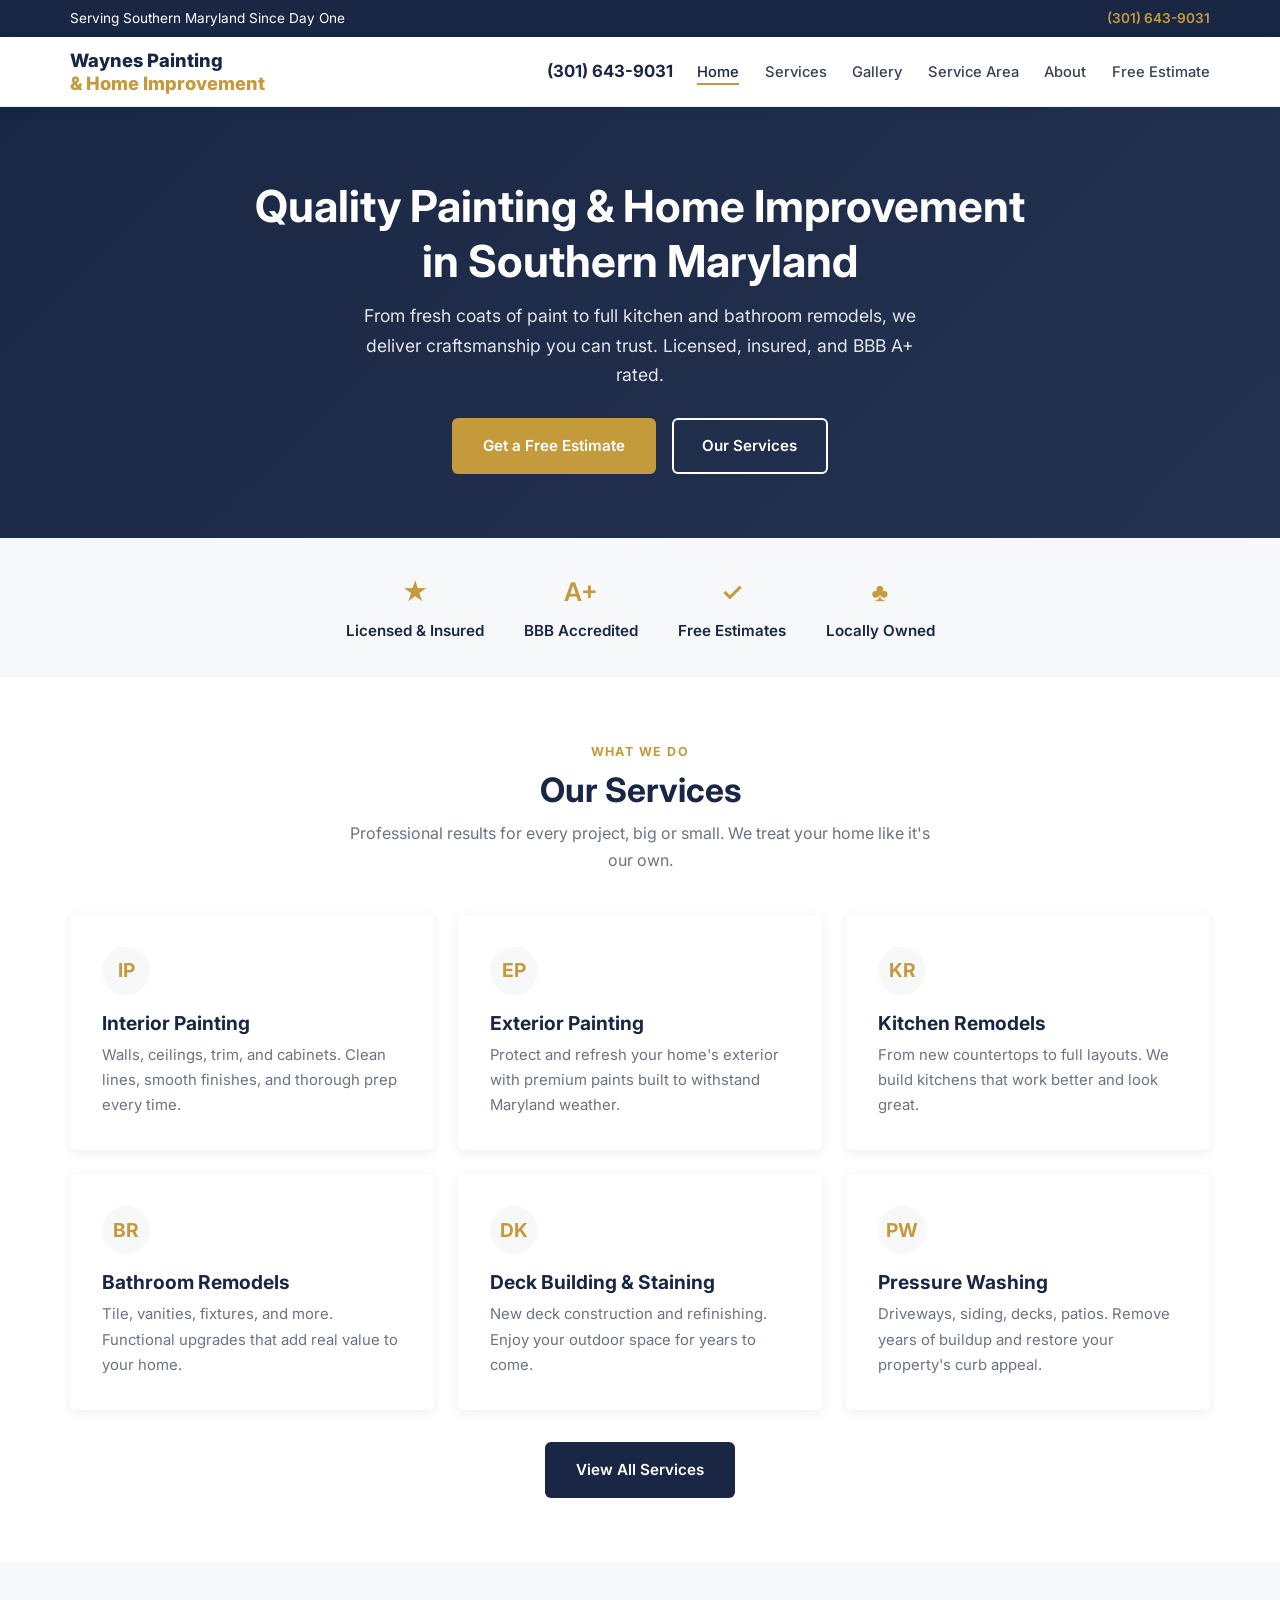
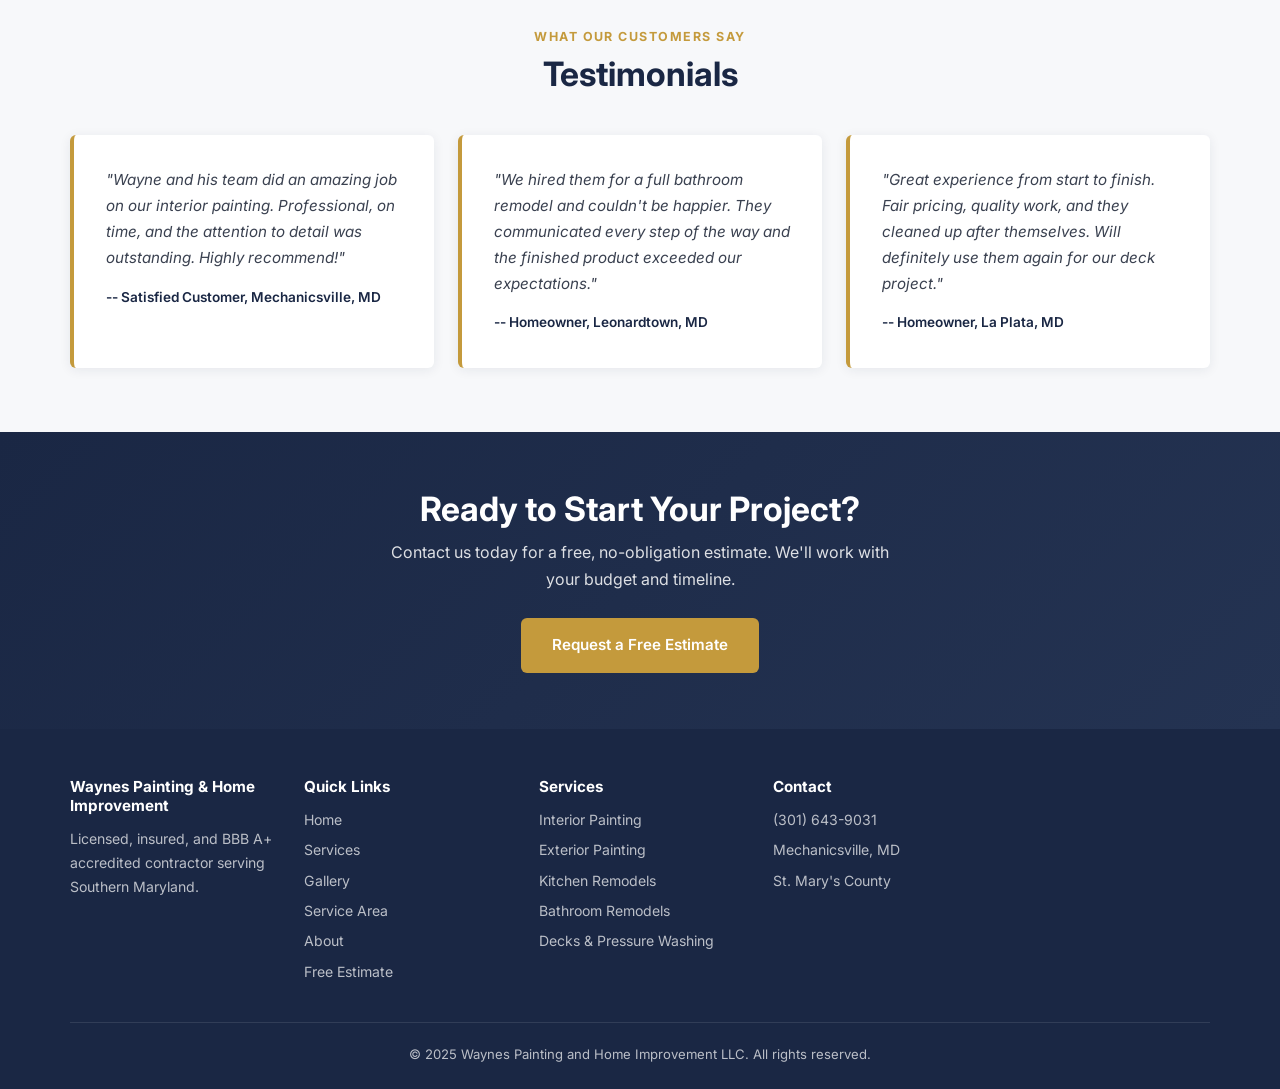
<file: index.html>
<!DOCTYPE html>
<html lang="en">
<head>
  <meta charset="UTF-8">
  <meta name="viewport" content="width=device-width, initial-scale=1.0">
  <title>Waynes Painting and Home Improvement LLC | Mechanicsville, MD</title>
  <meta name="description" content="Licensed, insured painting and home improvement contractor in Mechanicsville, MD. Interior & exterior painting, kitchen & bathroom remodels, decks, pressure washing. BBB A+ rated. Free estimates.">
  <link rel="preconnect" href="https://fonts.googleapis.com">
  <link href="https://fonts.googleapis.com/css2?family=Inter:wght@400;500;600;700;800&display=swap" rel="stylesheet">
  <link rel="stylesheet" href="style.css">
</head>
<body>

  <!-- Top Bar -->
  <div class="top-bar">
    <div class="container">
      <span>Serving Southern Maryland Since Day One</span>
      <a href="tel:3016439031">(301) 643-9031</a>
    </div>
  </div>

  <!-- Header -->
  <header class="site-header">
    <div class="container header-inner">
      <div class="logo">Waynes Painting<br><span>& Home Improvement</span></div>
      <a href="tel:3016439031" class="header-phone">(301) 643-9031</a>
      <button class="hamburger" aria-label="Menu">
        <span></span><span></span><span></span>
      </button>
      <nav>
        <ul class="nav-list">
          <li><a href="index.html" class="active">Home</a></li>
          <li><a href="services.html">Services</a></li>
          <li><a href="gallery.html">Gallery</a></li>
          <li><a href="service-area.html">Service Area</a></li>
          <li><a href="about.html">About</a></li>
          <li><a href="contact.html">Free Estimate</a></li>
        </ul>
      </nav>
    </div>
  </header>

  <!-- Hero -->
  <section class="hero">
    <div class="container">
      <h1>Quality Painting & Home Improvement<br>in Southern Maryland</h1>
      <p>From fresh coats of paint to full kitchen and bathroom remodels, we deliver craftsmanship you can trust. Licensed, insured, and BBB A+ rated.</p>
      <div class="hero-btns">
        <a href="contact.html" class="btn btn-gold">Get a Free Estimate</a>
        <a href="services.html" class="btn btn-outline">Our Services</a>
      </div>
    </div>
  </section>

  <!-- Trust Badges -->
  <div class="trust-bar">
    <div class="container">
      <div class="trust-items">
        <div class="trust-item">
          <span class="trust-icon">&#9733;</span>
          Licensed & Insured
        </div>
        <div class="trust-item">
          <span class="trust-icon">A+</span>
          BBB Accredited
        </div>
        <div class="trust-item">
          <span class="trust-icon">&#10003;</span>
          Free Estimates
        </div>
        <div class="trust-item">
          <span class="trust-icon">&#9827;</span>
          Locally Owned
        </div>
      </div>
    </div>
  </div>

  <!-- Services Overview -->
  <section class="section">
    <div class="container">
      <div class="section-header">
        <span class="overline">What We Do</span>
        <h2>Our Services</h2>
        <p>Professional results for every project, big or small. We treat your home like it's our own.</p>
      </div>
      <div class="card-grid card-grid-3">
        <div class="card">
          <div class="card-icon">IP</div>
          <h3>Interior Painting</h3>
          <p>Walls, ceilings, trim, and cabinets. Clean lines, smooth finishes, and thorough prep every time.</p>
        </div>
        <div class="card">
          <div class="card-icon">EP</div>
          <h3>Exterior Painting</h3>
          <p>Protect and refresh your home's exterior with premium paints built to withstand Maryland weather.</p>
        </div>
        <div class="card">
          <div class="card-icon">KR</div>
          <h3>Kitchen Remodels</h3>
          <p>From new countertops to full layouts. We build kitchens that work better and look great.</p>
        </div>
        <div class="card">
          <div class="card-icon">BR</div>
          <h3>Bathroom Remodels</h3>
          <p>Tile, vanities, fixtures, and more. Functional upgrades that add real value to your home.</p>
        </div>
        <div class="card">
          <div class="card-icon">DK</div>
          <h3>Deck Building & Staining</h3>
          <p>New deck construction and refinishing. Enjoy your outdoor space for years to come.</p>
        </div>
        <div class="card">
          <div class="card-icon">PW</div>
          <h3>Pressure Washing</h3>
          <p>Driveways, siding, decks, patios. Remove years of buildup and restore your property's curb appeal.</p>
        </div>
      </div>
      <p class="text-center mt-2"><a href="services.html" class="btn btn-navy">View All Services</a></p>
    </div>
  </section>

  <!-- Testimonials -->
  <section class="section section-alt">
    <div class="container">
      <div class="section-header">
        <span class="overline">What Our Customers Say</span>
        <h2>Testimonials</h2>
      </div>
      <div class="card-grid card-grid-2">
        <div class="testimonial">
          <p>"Wayne and his team did an amazing job on our interior painting. Professional, on time, and the attention to detail was outstanding. Highly recommend!"</p>
          <cite>-- Satisfied Customer, Mechanicsville, MD</cite>
        </div>
        <div class="testimonial">
          <p>"We hired them for a full bathroom remodel and couldn't be happier. They communicated every step of the way and the finished product exceeded our expectations."</p>
          <cite>-- Homeowner, Leonardtown, MD</cite>
        </div>
        <div class="testimonial">
          <p>"Great experience from start to finish. Fair pricing, quality work, and they cleaned up after themselves. Will definitely use them again for our deck project."</p>
          <cite>-- Homeowner, La Plata, MD</cite>
        </div>
      </div>
    </div>
  </section>

  <!-- CTA Banner -->
  <section class="cta-banner">
    <div class="container">
      <h2>Ready to Start Your Project?</h2>
      <p>Contact us today for a free, no-obligation estimate. We'll work with your budget and timeline.</p>
      <a href="contact.html" class="btn btn-gold">Request a Free Estimate</a>
    </div>
  </section>

  <!-- Footer -->
  <footer class="site-footer">
    <div class="container">
      <div class="footer-grid">
        <div class="footer-col">
          <h4>Waynes Painting & Home Improvement</h4>
          <p>Licensed, insured, and BBB A+ accredited contractor serving Southern Maryland.</p>
        </div>
        <div class="footer-col">
          <h4>Quick Links</h4>
          <ul>
            <li><a href="index.html">Home</a></li>
            <li><a href="services.html">Services</a></li>
            <li><a href="gallery.html">Gallery</a></li>
            <li><a href="service-area.html">Service Area</a></li>
            <li><a href="about.html">About</a></li>
            <li><a href="contact.html">Free Estimate</a></li>
          </ul>
        </div>
        <div class="footer-col">
          <h4>Services</h4>
          <ul>
            <li><a href="services.html">Interior Painting</a></li>
            <li><a href="services.html">Exterior Painting</a></li>
            <li><a href="services.html">Kitchen Remodels</a></li>
            <li><a href="services.html">Bathroom Remodels</a></li>
            <li><a href="services.html">Decks & Pressure Washing</a></li>
          </ul>
        </div>
        <div class="footer-col">
          <h4>Contact</h4>
          <ul>
            <li><a href="tel:3016439031">(301) 643-9031</a></li>
            <li>Mechanicsville, MD</li>
            <li>St. Mary's County</li>
          </ul>
        </div>
      </div>
      <div class="footer-bottom">
        &copy; 2025 Waynes Painting and Home Improvement LLC. All rights reserved.
      </div>
    </div>
  </footer>

  <script src="main.js"></script>
</body>
</html>
</file>
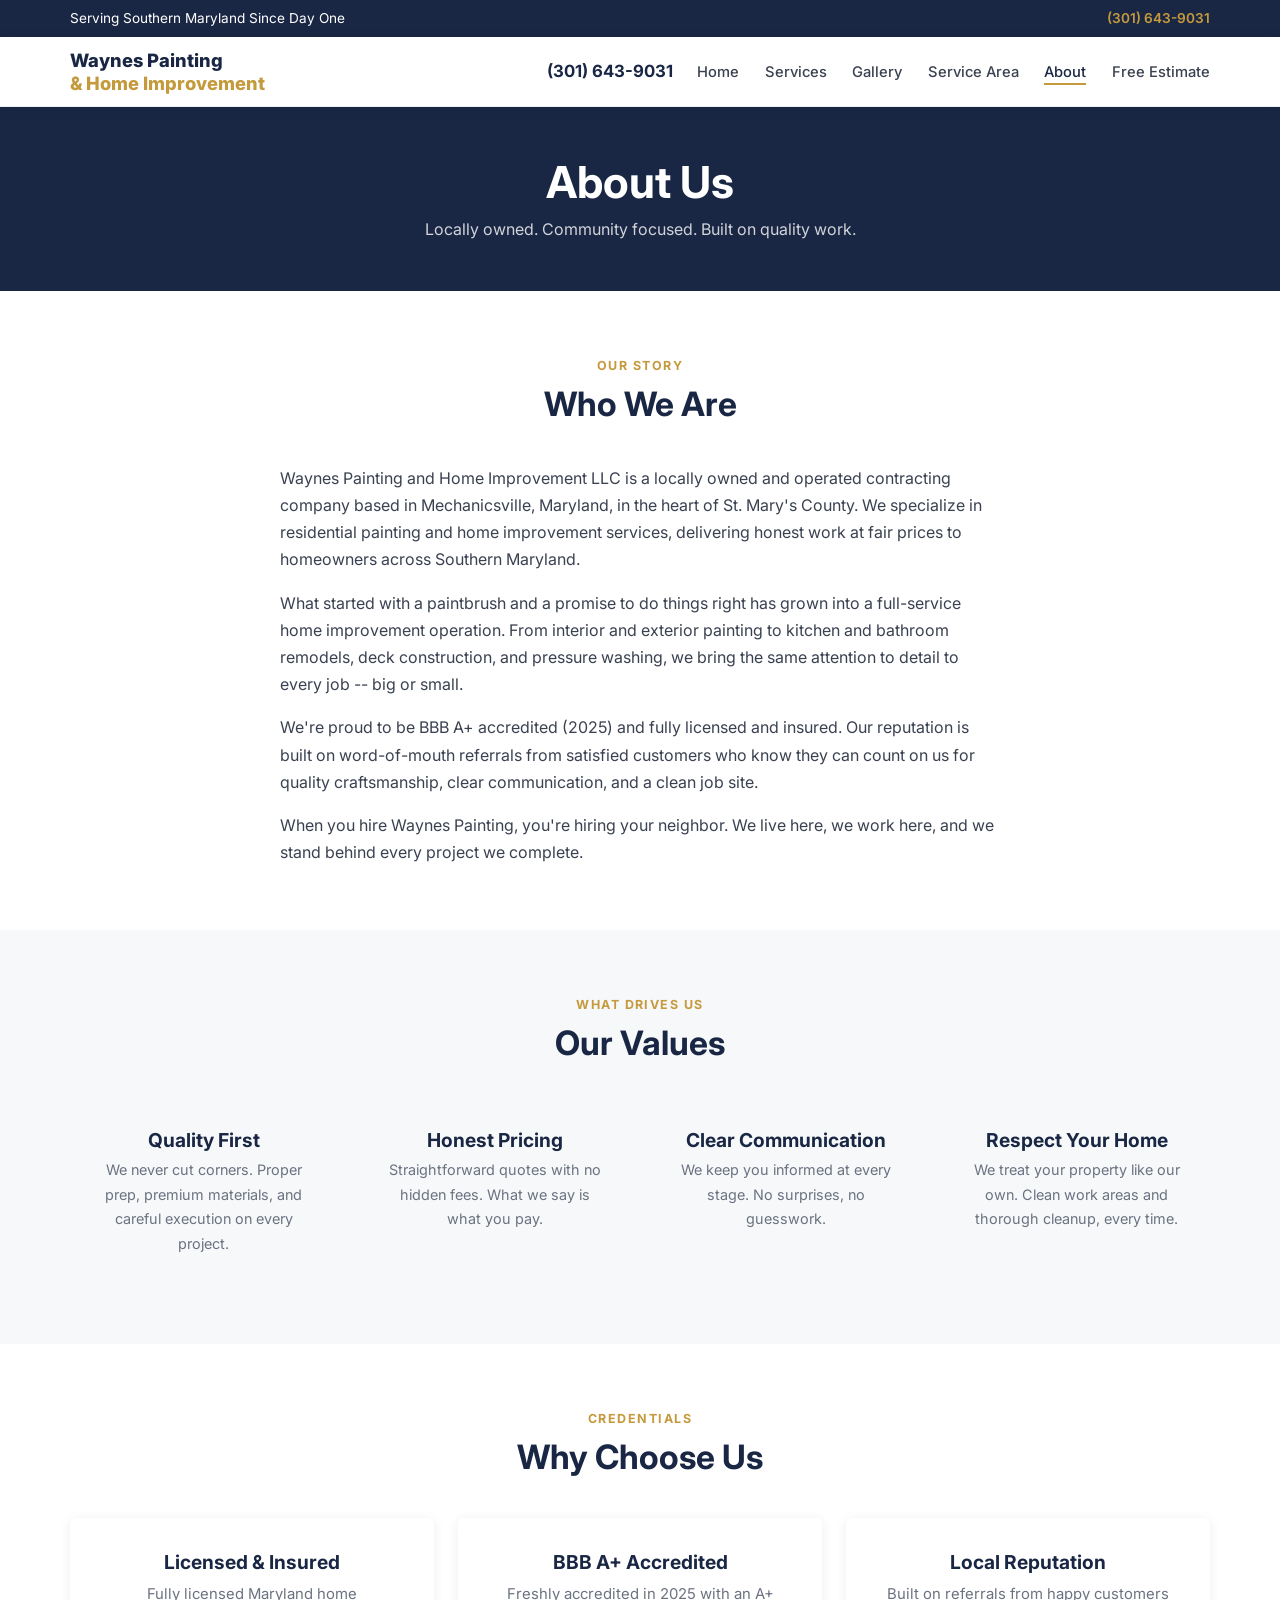
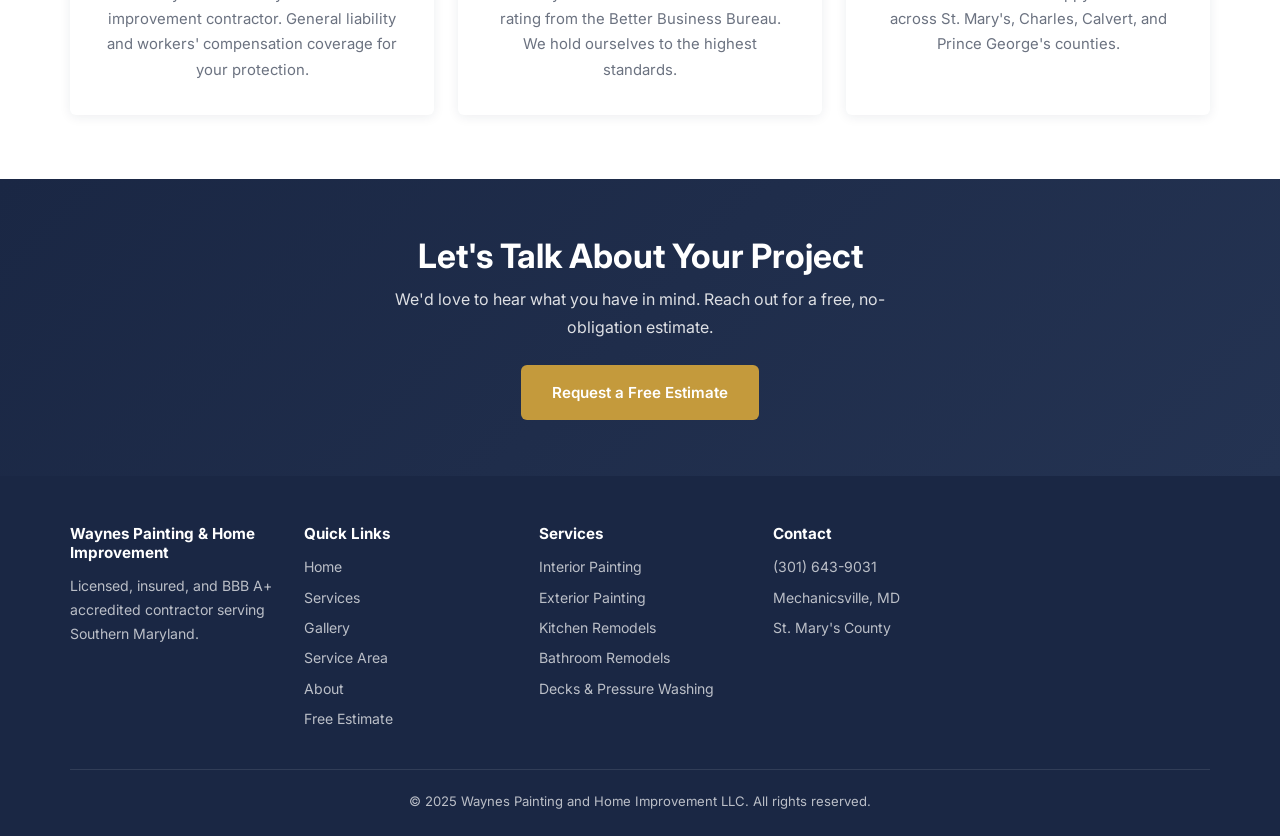
<file: about.html>
<!DOCTYPE html>
<html lang="en">
<head>
  <meta charset="UTF-8">
  <meta name="viewport" content="width=device-width, initial-scale=1.0">
  <title>About | Waynes Painting and Home Improvement LLC</title>
  <meta name="description" content="Learn about Waynes Painting and Home Improvement LLC — a locally owned, BBB A+ rated contractor in Mechanicsville, MD serving Southern Maryland.">
  <link rel="preconnect" href="https://fonts.googleapis.com">
  <link href="https://fonts.googleapis.com/css2?family=Inter:wght@400;500;600;700;800&display=swap" rel="stylesheet">
  <link rel="stylesheet" href="style.css">
</head>
<body>

  <div class="top-bar">
    <div class="container">
      <span>Serving Southern Maryland Since Day One</span>
      <a href="tel:3016439031">(301) 643-9031</a>
    </div>
  </div>

  <header class="site-header">
    <div class="container header-inner">
      <div class="logo">Waynes Painting<br><span>& Home Improvement</span></div>
      <a href="tel:3016439031" class="header-phone">(301) 643-9031</a>
      <button class="hamburger" aria-label="Menu">
        <span></span><span></span><span></span>
      </button>
      <nav>
        <ul class="nav-list">
          <li><a href="index.html">Home</a></li>
          <li><a href="services.html">Services</a></li>
          <li><a href="gallery.html">Gallery</a></li>
          <li><a href="service-area.html">Service Area</a></li>
          <li><a href="about.html" class="active">About</a></li>
          <li><a href="contact.html">Free Estimate</a></li>
        </ul>
      </nav>
    </div>
  </header>

  <section class="page-hero">
    <div class="container">
      <h1>About Us</h1>
      <p>Locally owned. Community focused. Built on quality work.</p>
    </div>
  </section>

  <section class="section">
    <div class="container">
      <div class="section-header">
        <span class="overline">Our Story</span>
        <h2>Who We Are</h2>
      </div>
      <div style="max-width:720px;margin:0 auto;">
        <p class="mb-1">Waynes Painting and Home Improvement LLC is a locally owned and operated contracting company based in Mechanicsville, Maryland, in the heart of St. Mary's County. We specialize in residential painting and home improvement services, delivering honest work at fair prices to homeowners across Southern Maryland.</p>
        <p class="mb-1">What started with a paintbrush and a promise to do things right has grown into a full-service home improvement operation. From interior and exterior painting to kitchen and bathroom remodels, deck construction, and pressure washing, we bring the same attention to detail to every job -- big or small.</p>
        <p class="mb-1">We're proud to be BBB A+ accredited (2025) and fully licensed and insured. Our reputation is built on word-of-mouth referrals from satisfied customers who know they can count on us for quality craftsmanship, clear communication, and a clean job site.</p>
        <p>When you hire Waynes Painting, you're hiring your neighbor. We live here, we work here, and we stand behind every project we complete.</p>
      </div>
    </div>
  </section>

  <section class="section section-alt">
    <div class="container">
      <div class="section-header">
        <span class="overline">What Drives Us</span>
        <h2>Our Values</h2>
      </div>
      <div class="about-values">
        <div class="value-item">
          <h3>Quality First</h3>
          <p>We never cut corners. Proper prep, premium materials, and careful execution on every project.</p>
        </div>
        <div class="value-item">
          <h3>Honest Pricing</h3>
          <p>Straightforward quotes with no hidden fees. What we say is what you pay.</p>
        </div>
        <div class="value-item">
          <h3>Clear Communication</h3>
          <p>We keep you informed at every stage. No surprises, no guesswork.</p>
        </div>
        <div class="value-item">
          <h3>Respect Your Home</h3>
          <p>We treat your property like our own. Clean work areas and thorough cleanup, every time.</p>
        </div>
      </div>
    </div>
  </section>

  <section class="section">
    <div class="container">
      <div class="section-header">
        <span class="overline">Credentials</span>
        <h2>Why Choose Us</h2>
      </div>
      <div class="card-grid card-grid-3">
        <div class="card text-center">
          <h3>Licensed & Insured</h3>
          <p>Fully licensed Maryland home improvement contractor. General liability and workers' compensation coverage for your protection.</p>
        </div>
        <div class="card text-center">
          <h3>BBB A+ Accredited</h3>
          <p>Freshly accredited in 2025 with an A+ rating from the Better Business Bureau. We hold ourselves to the highest standards.</p>
        </div>
        <div class="card text-center">
          <h3>Local Reputation</h3>
          <p>Built on referrals from happy customers across St. Mary's, Charles, Calvert, and Prince George's counties.</p>
        </div>
      </div>
    </div>
  </section>

  <section class="cta-banner">
    <div class="container">
      <h2>Let's Talk About Your Project</h2>
      <p>We'd love to hear what you have in mind. Reach out for a free, no-obligation estimate.</p>
      <a href="contact.html" class="btn btn-gold">Request a Free Estimate</a>
    </div>
  </section>

  <footer class="site-footer">
    <div class="container">
      <div class="footer-grid">
        <div class="footer-col">
          <h4>Waynes Painting & Home Improvement</h4>
          <p>Licensed, insured, and BBB A+ accredited contractor serving Southern Maryland.</p>
        </div>
        <div class="footer-col">
          <h4>Quick Links</h4>
          <ul>
            <li><a href="index.html">Home</a></li>
            <li><a href="services.html">Services</a></li>
            <li><a href="gallery.html">Gallery</a></li>
            <li><a href="service-area.html">Service Area</a></li>
            <li><a href="about.html">About</a></li>
            <li><a href="contact.html">Free Estimate</a></li>
          </ul>
        </div>
        <div class="footer-col">
          <h4>Services</h4>
          <ul>
            <li><a href="services.html">Interior Painting</a></li>
            <li><a href="services.html">Exterior Painting</a></li>
            <li><a href="services.html">Kitchen Remodels</a></li>
            <li><a href="services.html">Bathroom Remodels</a></li>
            <li><a href="services.html">Decks &amp; Pressure Washing</a></li>
          </ul>
        </div>
        <div class="footer-col">
          <h4>Contact</h4>
          <ul>
            <li><a href="tel:3016439031">(301) 643-9031</a></li>
            <li>Mechanicsville, MD</li>
            <li>St. Mary's County</li>
          </ul>
        </div>
      </div>
      <div class="footer-bottom">
        &copy; 2025 Waynes Painting and Home Improvement LLC. All rights reserved.
      </div>
    </div>
  </footer>

  <script src="main.js"></script>
</body>
</html>
</file>
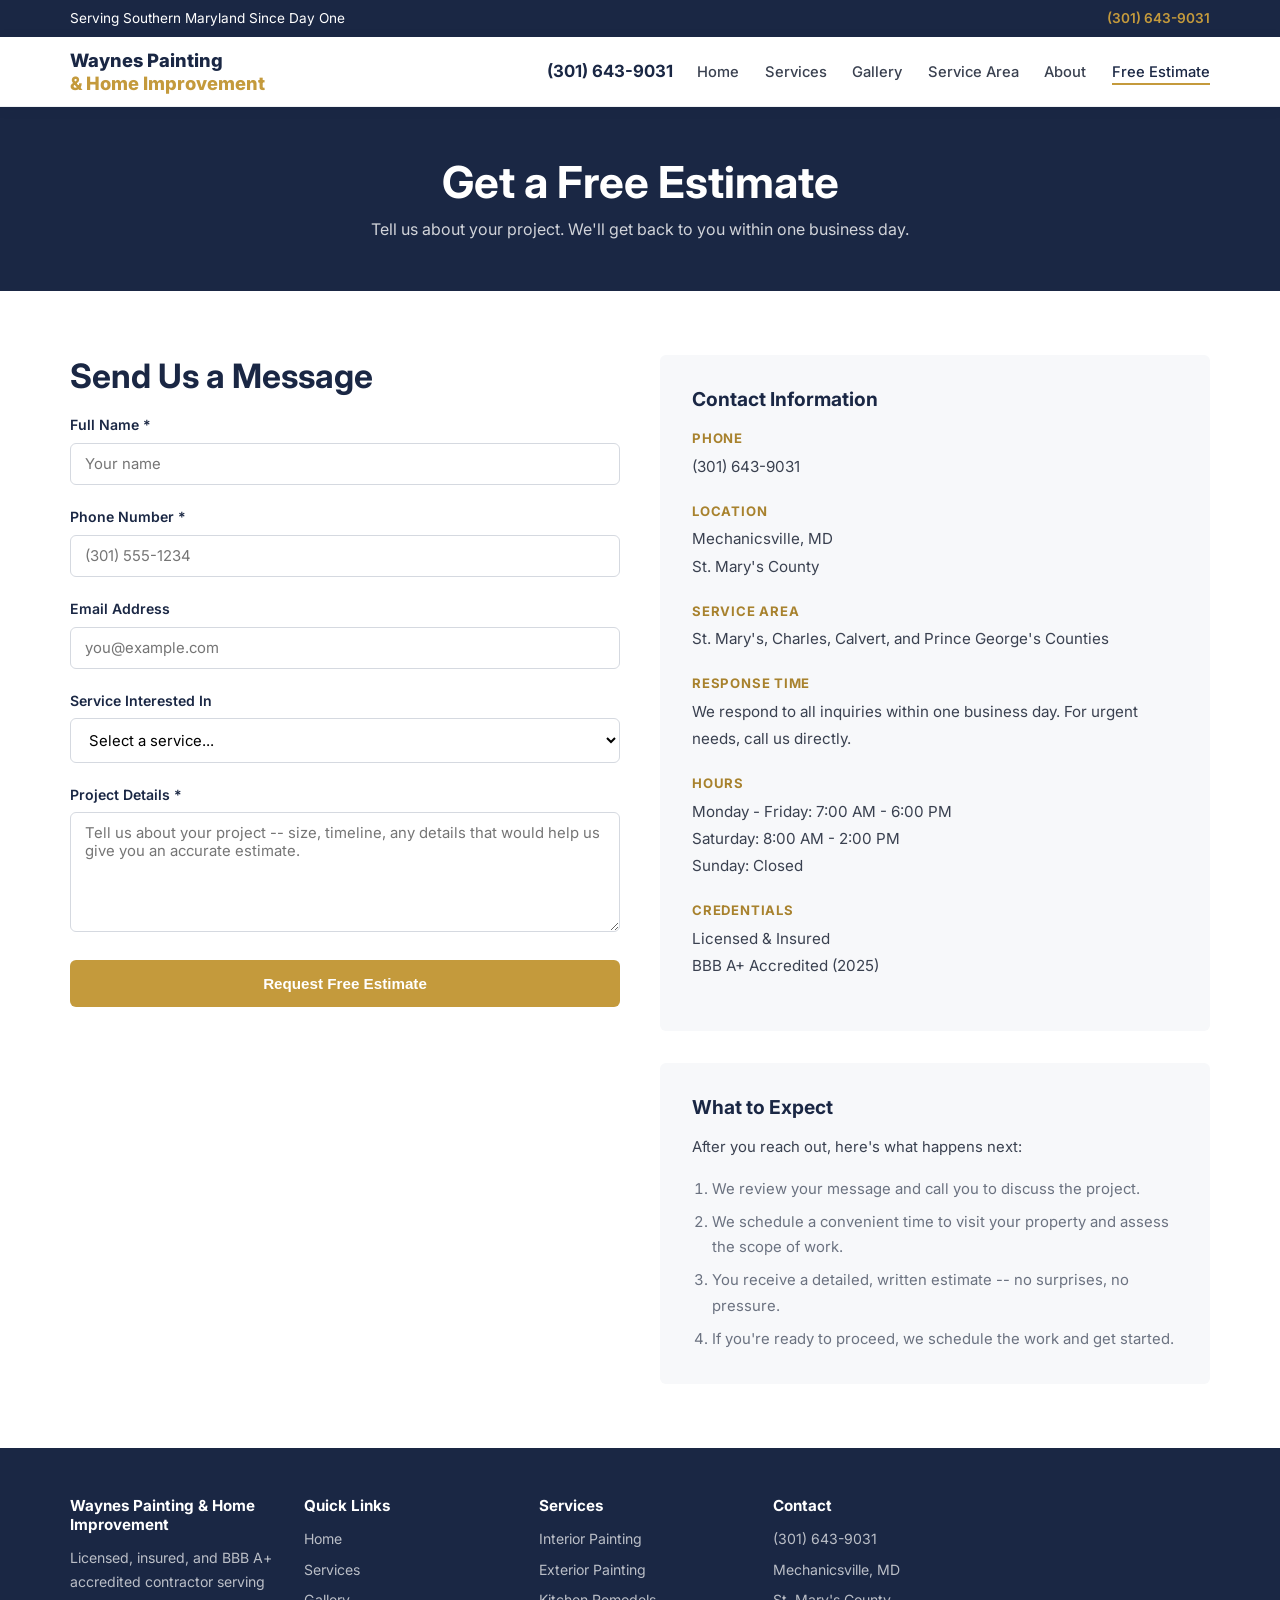
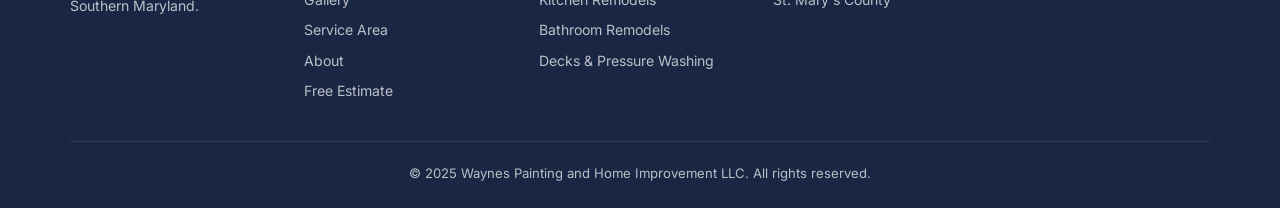
<file: contact.html>
<!DOCTYPE html>
<html lang="en">
<head>
  <meta charset="UTF-8">
  <meta name="viewport" content="width=device-width, initial-scale=1.0">
  <title>Contact / Free Estimate | Waynes Painting and Home Improvement LLC</title>
  <meta name="description" content="Request a free estimate from Waynes Painting and Home Improvement LLC. Call (301) 643-9031 or fill out our contact form. Serving Southern Maryland.">
  <link rel="preconnect" href="https://fonts.googleapis.com">
  <link href="https://fonts.googleapis.com/css2?family=Inter:wght@400;500;600;700;800&display=swap" rel="stylesheet">
  <link rel="stylesheet" href="style.css">
</head>
<body>

  <div class="top-bar">
    <div class="container">
      <span>Serving Southern Maryland Since Day One</span>
      <a href="tel:3016439031">(301) 643-9031</a>
    </div>
  </div>

  <header class="site-header">
    <div class="container header-inner">
      <div class="logo">Waynes Painting<br><span>& Home Improvement</span></div>
      <a href="tel:3016439031" class="header-phone">(301) 643-9031</a>
      <button class="hamburger" aria-label="Menu">
        <span></span><span></span><span></span>
      </button>
      <nav>
        <ul class="nav-list">
          <li><a href="index.html">Home</a></li>
          <li><a href="services.html">Services</a></li>
          <li><a href="gallery.html">Gallery</a></li>
          <li><a href="service-area.html">Service Area</a></li>
          <li><a href="about.html">About</a></li>
          <li><a href="contact.html" class="active">Free Estimate</a></li>
        </ul>
      </nav>
    </div>
  </header>

  <section class="page-hero">
    <div class="container">
      <h1>Get a Free Estimate</h1>
      <p>Tell us about your project. We'll get back to you within one business day.</p>
    </div>
  </section>

  <section class="section">
    <div class="container">
      <div class="contact-grid">

        <!-- Form -->
        <div>
          <h2 class="mb-1">Send Us a Message</h2>
          <form id="estimate-form">
            <div class="form-group">
              <label for="name">Full Name *</label>
              <input type="text" id="name" name="name" required placeholder="Your name">
            </div>
            <div class="form-group">
              <label for="phone">Phone Number *</label>
              <input type="tel" id="phone" name="phone" required placeholder="(301) 555-1234">
            </div>
            <div class="form-group">
              <label for="email">Email Address</label>
              <input type="email" id="email" name="email" placeholder="you@example.com">
            </div>
            <div class="form-group">
              <label for="service">Service Interested In</label>
              <select id="service" name="service">
                <option value="">Select a service...</option>
                <option value="interior-painting">Interior Painting</option>
                <option value="exterior-painting">Exterior Painting</option>
                <option value="kitchen-remodel">Kitchen Remodel</option>
                <option value="bathroom-remodel">Bathroom Remodel</option>
                <option value="deck">Deck Building / Staining</option>
                <option value="pressure-washing">Pressure Washing</option>
                <option value="other">Other</option>
              </select>
            </div>
            <div class="form-group">
              <label for="message">Project Details *</label>
              <textarea id="message" name="message" required placeholder="Tell us about your project -- size, timeline, any details that would help us give you an accurate estimate."></textarea>
            </div>
            <button type="submit" class="btn btn-gold" style="width:100%;">Request Free Estimate</button>
          </form>
        </div>

        <!-- Contact Info -->
        <div>
          <div class="contact-info-card">
            <h3>Contact Information</h3>

            <div class="contact-detail">
              <strong>Phone</strong>
              <a href="tel:3016439031">(301) 643-9031</a>
            </div>

            <div class="contact-detail">
              <strong>Location</strong>
              <span>Mechanicsville, MD<br>St. Mary's County</span>
            </div>

            <div class="contact-detail">
              <strong>Service Area</strong>
              <span>St. Mary's, Charles, Calvert, and Prince George's Counties</span>
            </div>

            <div class="contact-detail">
              <strong>Response Time</strong>
              <span>We respond to all inquiries within one business day. For urgent needs, call us directly.</span>
            </div>

            <div class="contact-detail">
              <strong>Hours</strong>
              <span>Monday - Friday: 7:00 AM - 6:00 PM<br>Saturday: 8:00 AM - 2:00 PM<br>Sunday: Closed</span>
            </div>

            <div class="contact-detail">
              <strong>Credentials</strong>
              <span>Licensed & Insured<br>BBB A+ Accredited (2025)</span>
            </div>
          </div>

          <div class="contact-info-card mt-2">
            <h3>What to Expect</h3>
            <p class="mb-1" style="font-size:.93rem;">After you reach out, here's what happens next:</p>
            <ol style="padding-left:1.25rem;font-size:.93rem;color:var(--gray-500);">
              <li style="margin-bottom:.5rem;">We review your message and call you to discuss the project.</li>
              <li style="margin-bottom:.5rem;">We schedule a convenient time to visit your property and assess the scope of work.</li>
              <li style="margin-bottom:.5rem;">You receive a detailed, written estimate -- no surprises, no pressure.</li>
              <li>If you're ready to proceed, we schedule the work and get started.</li>
            </ol>
          </div>
        </div>

      </div>
    </div>
  </section>

  <footer class="site-footer">
    <div class="container">
      <div class="footer-grid">
        <div class="footer-col">
          <h4>Waynes Painting & Home Improvement</h4>
          <p>Licensed, insured, and BBB A+ accredited contractor serving Southern Maryland.</p>
        </div>
        <div class="footer-col">
          <h4>Quick Links</h4>
          <ul>
            <li><a href="index.html">Home</a></li>
            <li><a href="services.html">Services</a></li>
            <li><a href="gallery.html">Gallery</a></li>
            <li><a href="service-area.html">Service Area</a></li>
            <li><a href="about.html">About</a></li>
            <li><a href="contact.html">Free Estimate</a></li>
          </ul>
        </div>
        <div class="footer-col">
          <h4>Services</h4>
          <ul>
            <li><a href="services.html">Interior Painting</a></li>
            <li><a href="services.html">Exterior Painting</a></li>
            <li><a href="services.html">Kitchen Remodels</a></li>
            <li><a href="services.html">Bathroom Remodels</a></li>
            <li><a href="services.html">Decks &amp; Pressure Washing</a></li>
          </ul>
        </div>
        <div class="footer-col">
          <h4>Contact</h4>
          <ul>
            <li><a href="tel:3016439031">(301) 643-9031</a></li>
            <li>Mechanicsville, MD</li>
            <li>St. Mary's County</li>
          </ul>
        </div>
      </div>
      <div class="footer-bottom">
        &copy; 2025 Waynes Painting and Home Improvement LLC. All rights reserved.
      </div>
    </div>
  </footer>

  <script src="main.js"></script>
</body>
</html>
</file>
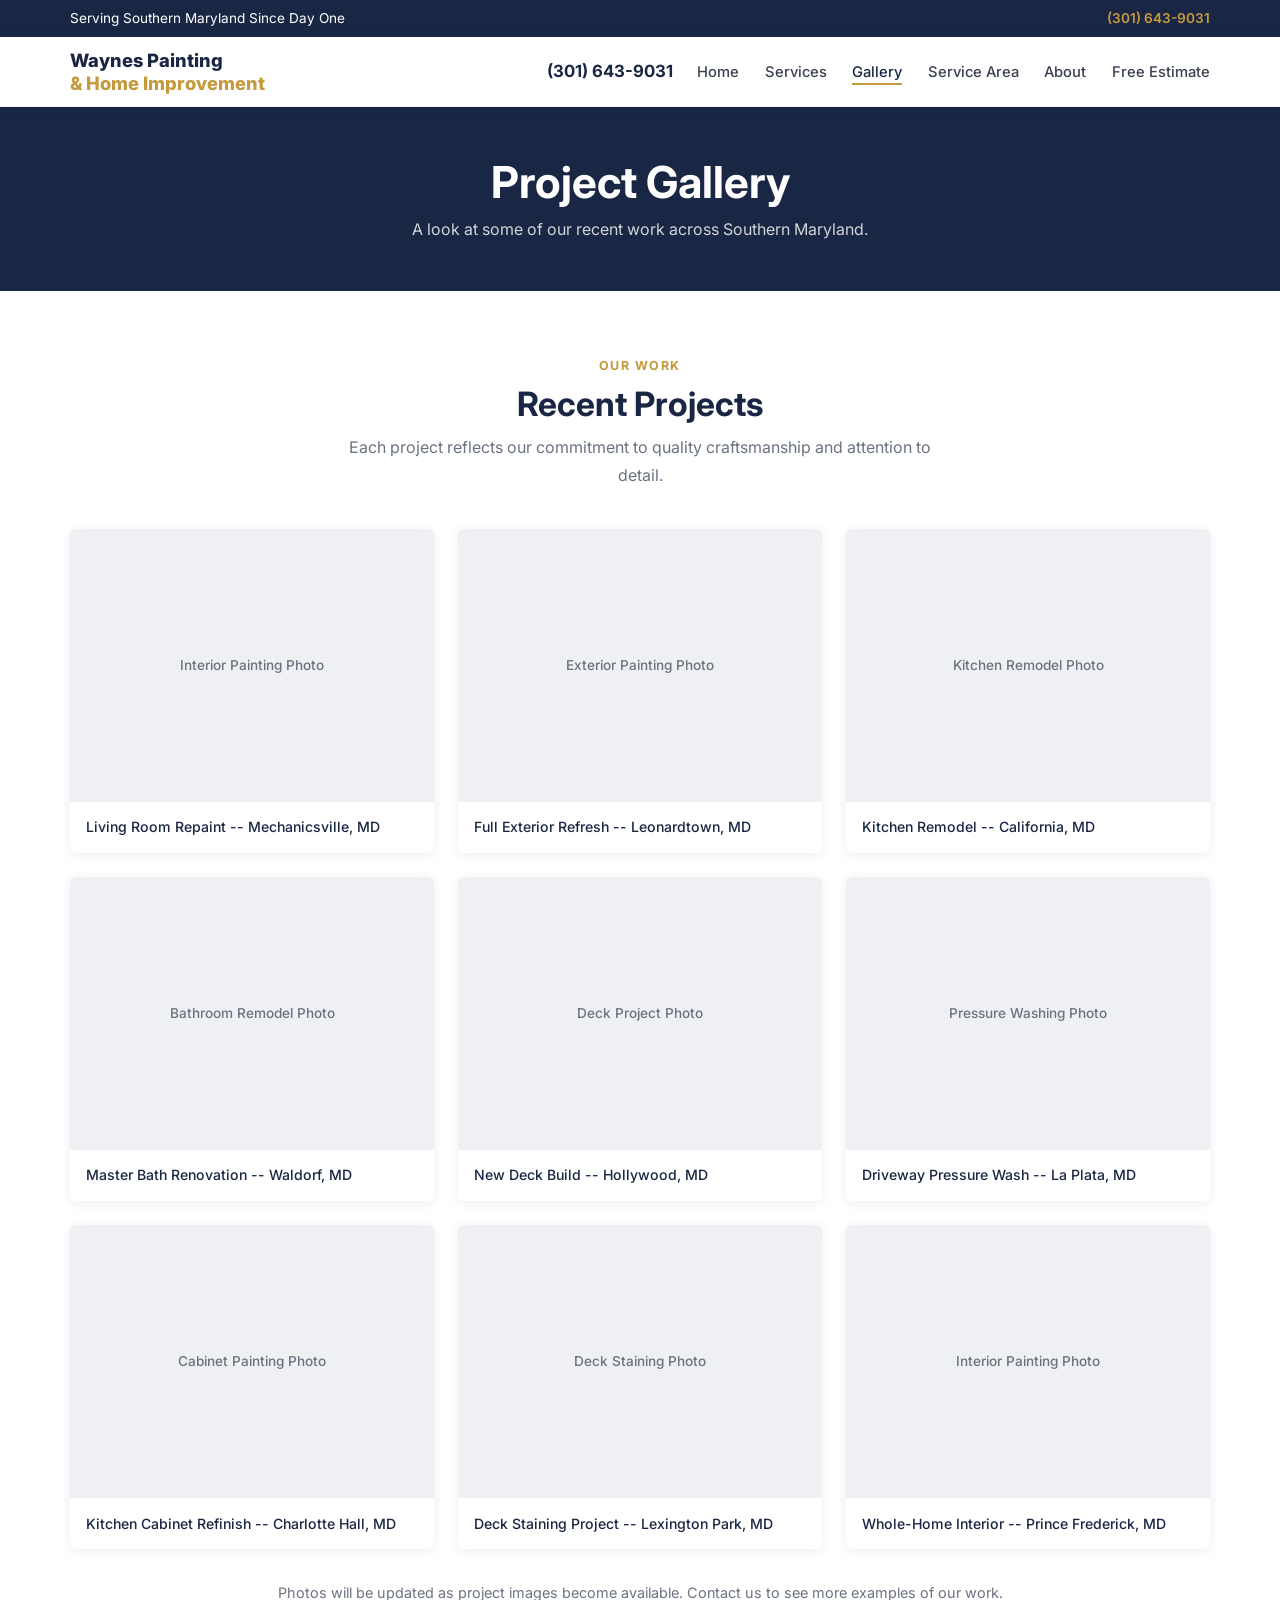
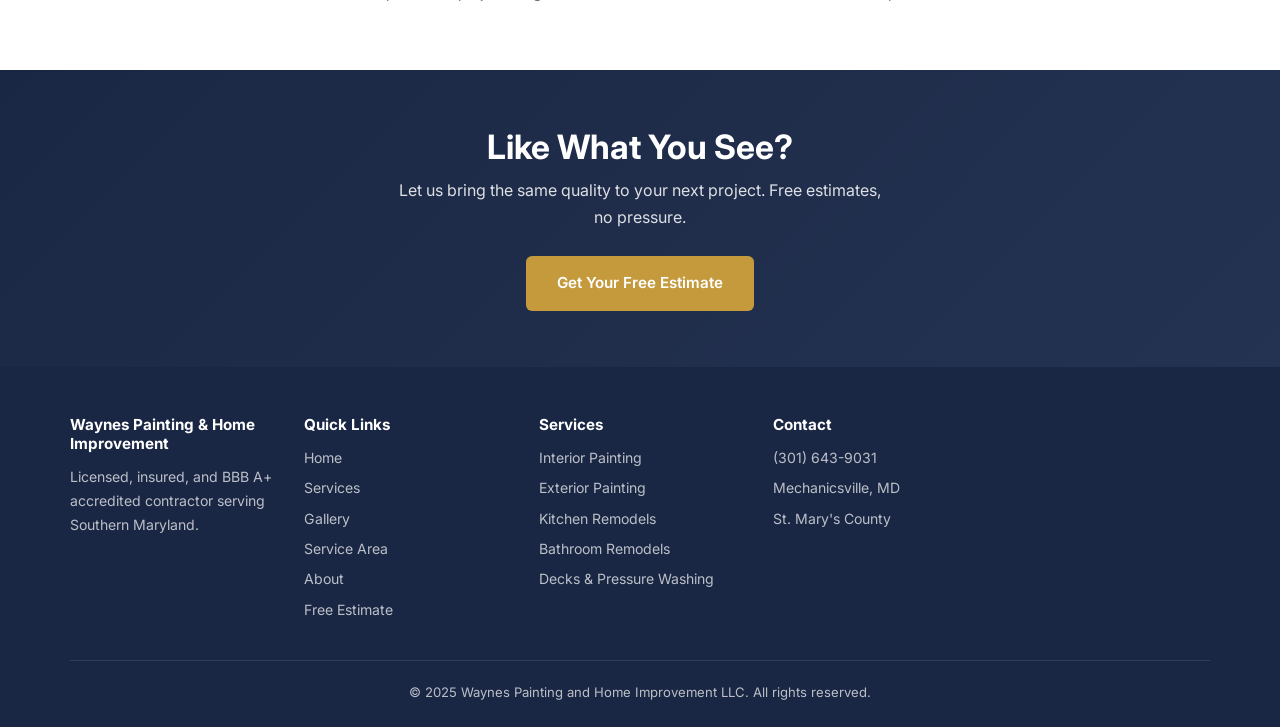
<file: gallery.html>
<!DOCTYPE html>
<html lang="en">
<head>
  <meta charset="UTF-8">
  <meta name="viewport" content="width=device-width, initial-scale=1.0">
  <title>Gallery | Waynes Painting and Home Improvement LLC</title>
  <meta name="description" content="Browse our project gallery. See completed painting, remodeling, and home improvement projects across Southern Maryland.">
  <link rel="preconnect" href="https://fonts.googleapis.com">
  <link href="https://fonts.googleapis.com/css2?family=Inter:wght@400;500;600;700;800&display=swap" rel="stylesheet">
  <link rel="stylesheet" href="style.css">
</head>
<body>

  <div class="top-bar">
    <div class="container">
      <span>Serving Southern Maryland Since Day One</span>
      <a href="tel:3016439031">(301) 643-9031</a>
    </div>
  </div>

  <header class="site-header">
    <div class="container header-inner">
      <div class="logo">Waynes Painting<br><span>& Home Improvement</span></div>
      <a href="tel:3016439031" class="header-phone">(301) 643-9031</a>
      <button class="hamburger" aria-label="Menu">
        <span></span><span></span><span></span>
      </button>
      <nav>
        <ul class="nav-list">
          <li><a href="index.html">Home</a></li>
          <li><a href="services.html">Services</a></li>
          <li><a href="gallery.html" class="active">Gallery</a></li>
          <li><a href="service-area.html">Service Area</a></li>
          <li><a href="about.html">About</a></li>
          <li><a href="contact.html">Free Estimate</a></li>
        </ul>
      </nav>
    </div>
  </header>

  <section class="page-hero">
    <div class="container">
      <h1>Project Gallery</h1>
      <p>A look at some of our recent work across Southern Maryland.</p>
    </div>
  </section>

  <section class="section">
    <div class="container">
      <div class="section-header">
        <span class="overline">Our Work</span>
        <h2>Recent Projects</h2>
        <p>Each project reflects our commitment to quality craftsmanship and attention to detail.</p>
      </div>

      <div class="gallery-grid">
        <div class="gallery-item">
          <div class="gallery-placeholder">Interior Painting Photo</div>
          <div class="gallery-caption">Living Room Repaint -- Mechanicsville, MD</div>
        </div>
        <div class="gallery-item">
          <div class="gallery-placeholder">Exterior Painting Photo</div>
          <div class="gallery-caption">Full Exterior Refresh -- Leonardtown, MD</div>
        </div>
        <div class="gallery-item">
          <div class="gallery-placeholder">Kitchen Remodel Photo</div>
          <div class="gallery-caption">Kitchen Remodel -- California, MD</div>
        </div>
        <div class="gallery-item">
          <div class="gallery-placeholder">Bathroom Remodel Photo</div>
          <div class="gallery-caption">Master Bath Renovation -- Waldorf, MD</div>
        </div>
        <div class="gallery-item">
          <div class="gallery-placeholder">Deck Project Photo</div>
          <div class="gallery-caption">New Deck Build -- Hollywood, MD</div>
        </div>
        <div class="gallery-item">
          <div class="gallery-placeholder">Pressure Washing Photo</div>
          <div class="gallery-caption">Driveway Pressure Wash -- La Plata, MD</div>
        </div>
        <div class="gallery-item">
          <div class="gallery-placeholder">Cabinet Painting Photo</div>
          <div class="gallery-caption">Kitchen Cabinet Refinish -- Charlotte Hall, MD</div>
        </div>
        <div class="gallery-item">
          <div class="gallery-placeholder">Deck Staining Photo</div>
          <div class="gallery-caption">Deck Staining Project -- Lexington Park, MD</div>
        </div>
        <div class="gallery-item">
          <div class="gallery-placeholder">Interior Painting Photo</div>
          <div class="gallery-caption">Whole-Home Interior -- Prince Frederick, MD</div>
        </div>
      </div>

      <p class="text-center mt-2" style="color:var(--gray-500);font-size:.9rem;">Photos will be updated as project images become available. Contact us to see more examples of our work.</p>
    </div>
  </section>

  <section class="cta-banner">
    <div class="container">
      <h2>Like What You See?</h2>
      <p>Let us bring the same quality to your next project. Free estimates, no pressure.</p>
      <a href="contact.html" class="btn btn-gold">Get Your Free Estimate</a>
    </div>
  </section>

  <footer class="site-footer">
    <div class="container">
      <div class="footer-grid">
        <div class="footer-col">
          <h4>Waynes Painting & Home Improvement</h4>
          <p>Licensed, insured, and BBB A+ accredited contractor serving Southern Maryland.</p>
        </div>
        <div class="footer-col">
          <h4>Quick Links</h4>
          <ul>
            <li><a href="index.html">Home</a></li>
            <li><a href="services.html">Services</a></li>
            <li><a href="gallery.html">Gallery</a></li>
            <li><a href="service-area.html">Service Area</a></li>
            <li><a href="about.html">About</a></li>
            <li><a href="contact.html">Free Estimate</a></li>
          </ul>
        </div>
        <div class="footer-col">
          <h4>Services</h4>
          <ul>
            <li><a href="services.html">Interior Painting</a></li>
            <li><a href="services.html">Exterior Painting</a></li>
            <li><a href="services.html">Kitchen Remodels</a></li>
            <li><a href="services.html">Bathroom Remodels</a></li>
            <li><a href="services.html">Decks &amp; Pressure Washing</a></li>
          </ul>
        </div>
        <div class="footer-col">
          <h4>Contact</h4>
          <ul>
            <li><a href="tel:3016439031">(301) 643-9031</a></li>
            <li>Mechanicsville, MD</li>
            <li>St. Mary's County</li>
          </ul>
        </div>
      </div>
      <div class="footer-bottom">
        &copy; 2025 Waynes Painting and Home Improvement LLC. All rights reserved.
      </div>
    </div>
  </footer>

  <script src="main.js"></script>
</body>
</html>
</file>
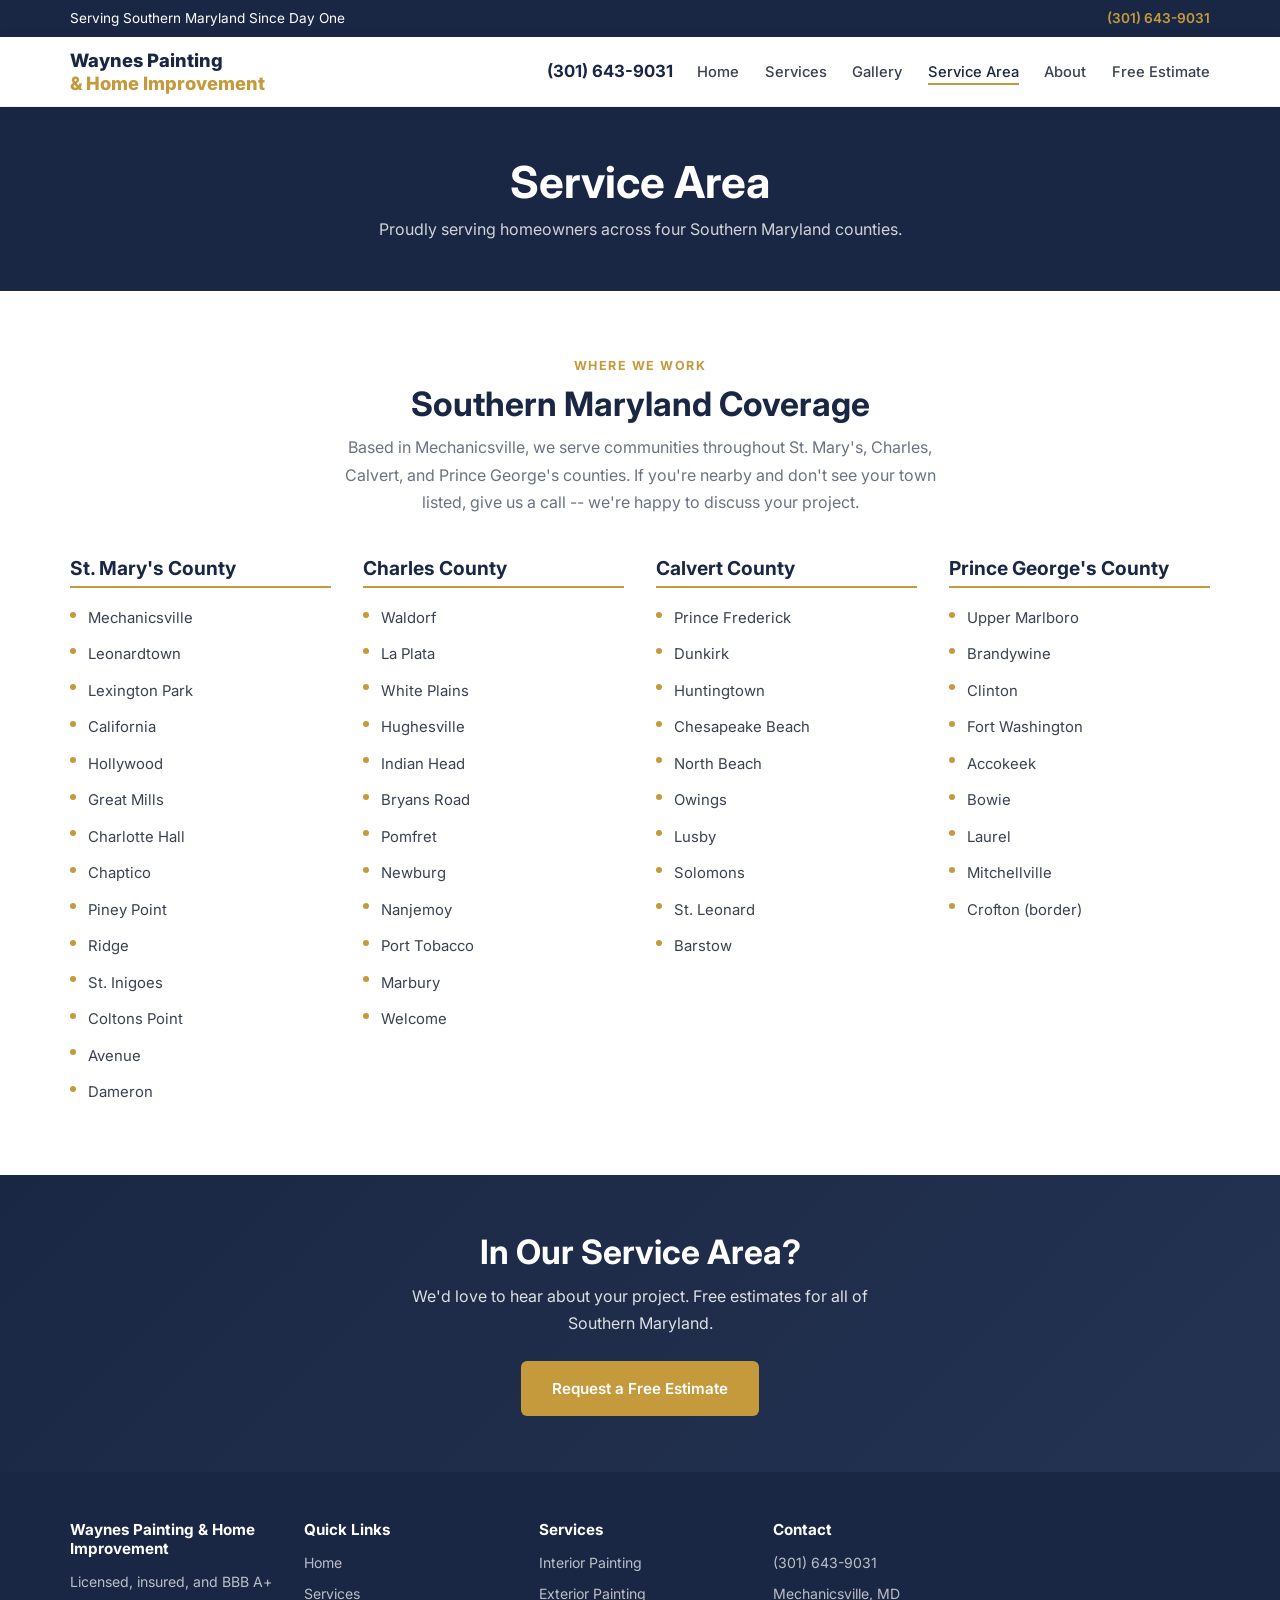
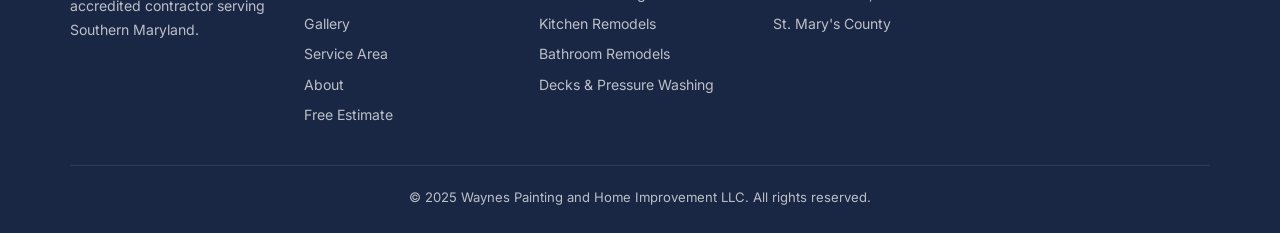
<file: service-area.html>
<!DOCTYPE html>
<html lang="en">
<head>
  <meta charset="UTF-8">
  <meta name="viewport" content="width=device-width, initial-scale=1.0">
  <title>Service Area | Waynes Painting and Home Improvement LLC</title>
  <meta name="description" content="Waynes Painting serves St. Mary's, Charles, Calvert, and Prince George's counties in Southern Maryland. See the full list of cities and towns we cover.">
  <link rel="preconnect" href="https://fonts.googleapis.com">
  <link href="https://fonts.googleapis.com/css2?family=Inter:wght@400;500;600;700;800&display=swap" rel="stylesheet">
  <link rel="stylesheet" href="style.css">
</head>
<body>

  <div class="top-bar">
    <div class="container">
      <span>Serving Southern Maryland Since Day One</span>
      <a href="tel:3016439031">(301) 643-9031</a>
    </div>
  </div>

  <header class="site-header">
    <div class="container header-inner">
      <div class="logo">Waynes Painting<br><span>& Home Improvement</span></div>
      <a href="tel:3016439031" class="header-phone">(301) 643-9031</a>
      <button class="hamburger" aria-label="Menu">
        <span></span><span></span><span></span>
      </button>
      <nav>
        <ul class="nav-list">
          <li><a href="index.html">Home</a></li>
          <li><a href="services.html">Services</a></li>
          <li><a href="gallery.html">Gallery</a></li>
          <li><a href="service-area.html" class="active">Service Area</a></li>
          <li><a href="about.html">About</a></li>
          <li><a href="contact.html">Free Estimate</a></li>
        </ul>
      </nav>
    </div>
  </header>

  <section class="page-hero">
    <div class="container">
      <h1>Service Area</h1>
      <p>Proudly serving homeowners across four Southern Maryland counties.</p>
    </div>
  </section>

  <section class="section">
    <div class="container">
      <div class="section-header">
        <span class="overline">Where We Work</span>
        <h2>Southern Maryland Coverage</h2>
        <p>Based in Mechanicsville, we serve communities throughout St. Mary's, Charles, Calvert, and Prince George's counties. If you're nearby and don't see your town listed, give us a call -- we're happy to discuss your project.</p>
      </div>

      <div class="area-columns">
        <div>
          <h3>St. Mary's County</h3>
          <ul>
            <li>Mechanicsville</li>
            <li>Leonardtown</li>
            <li>Lexington Park</li>
            <li>California</li>
            <li>Hollywood</li>
            <li>Great Mills</li>
            <li>Charlotte Hall</li>
            <li>Chaptico</li>
            <li>Piney Point</li>
            <li>Ridge</li>
            <li>St. Inigoes</li>
            <li>Coltons Point</li>
            <li>Avenue</li>
            <li>Dameron</li>
          </ul>
        </div>
        <div>
          <h3>Charles County</h3>
          <ul>
            <li>Waldorf</li>
            <li>La Plata</li>
            <li>White Plains</li>
            <li>Hughesville</li>
            <li>Indian Head</li>
            <li>Bryans Road</li>
            <li>Pomfret</li>
            <li>Newburg</li>
            <li>Nanjemoy</li>
            <li>Port Tobacco</li>
            <li>Marbury</li>
            <li>Welcome</li>
          </ul>
        </div>
        <div>
          <h3>Calvert County</h3>
          <ul>
            <li>Prince Frederick</li>
            <li>Dunkirk</li>
            <li>Huntingtown</li>
            <li>Chesapeake Beach</li>
            <li>North Beach</li>
            <li>Owings</li>
            <li>Lusby</li>
            <li>Solomons</li>
            <li>St. Leonard</li>
            <li>Barstow</li>
          </ul>
        </div>
        <div>
          <h3>Prince George's County</h3>
          <ul>
            <li>Upper Marlboro</li>
            <li>Brandywine</li>
            <li>Clinton</li>
            <li>Fort Washington</li>
            <li>Accokeek</li>
            <li>Bowie</li>
            <li>Laurel</li>
            <li>Mitchellville</li>
            <li>Crofton (border)</li>
          </ul>
        </div>
      </div>
    </div>
  </section>

  <section class="cta-banner">
    <div class="container">
      <h2>In Our Service Area?</h2>
      <p>We'd love to hear about your project. Free estimates for all of Southern Maryland.</p>
      <a href="contact.html" class="btn btn-gold">Request a Free Estimate</a>
    </div>
  </section>

  <footer class="site-footer">
    <div class="container">
      <div class="footer-grid">
        <div class="footer-col">
          <h4>Waynes Painting & Home Improvement</h4>
          <p>Licensed, insured, and BBB A+ accredited contractor serving Southern Maryland.</p>
        </div>
        <div class="footer-col">
          <h4>Quick Links</h4>
          <ul>
            <li><a href="index.html">Home</a></li>
            <li><a href="services.html">Services</a></li>
            <li><a href="gallery.html">Gallery</a></li>
            <li><a href="service-area.html">Service Area</a></li>
            <li><a href="about.html">About</a></li>
            <li><a href="contact.html">Free Estimate</a></li>
          </ul>
        </div>
        <div class="footer-col">
          <h4>Services</h4>
          <ul>
            <li><a href="services.html">Interior Painting</a></li>
            <li><a href="services.html">Exterior Painting</a></li>
            <li><a href="services.html">Kitchen Remodels</a></li>
            <li><a href="services.html">Bathroom Remodels</a></li>
            <li><a href="services.html">Decks &amp; Pressure Washing</a></li>
          </ul>
        </div>
        <div class="footer-col">
          <h4>Contact</h4>
          <ul>
            <li><a href="tel:3016439031">(301) 643-9031</a></li>
            <li>Mechanicsville, MD</li>
            <li>St. Mary's County</li>
          </ul>
        </div>
      </div>
      <div class="footer-bottom">
        &copy; 2025 Waynes Painting and Home Improvement LLC. All rights reserved.
      </div>
    </div>
  </footer>

  <script src="main.js"></script>
</body>
</html>
</file>
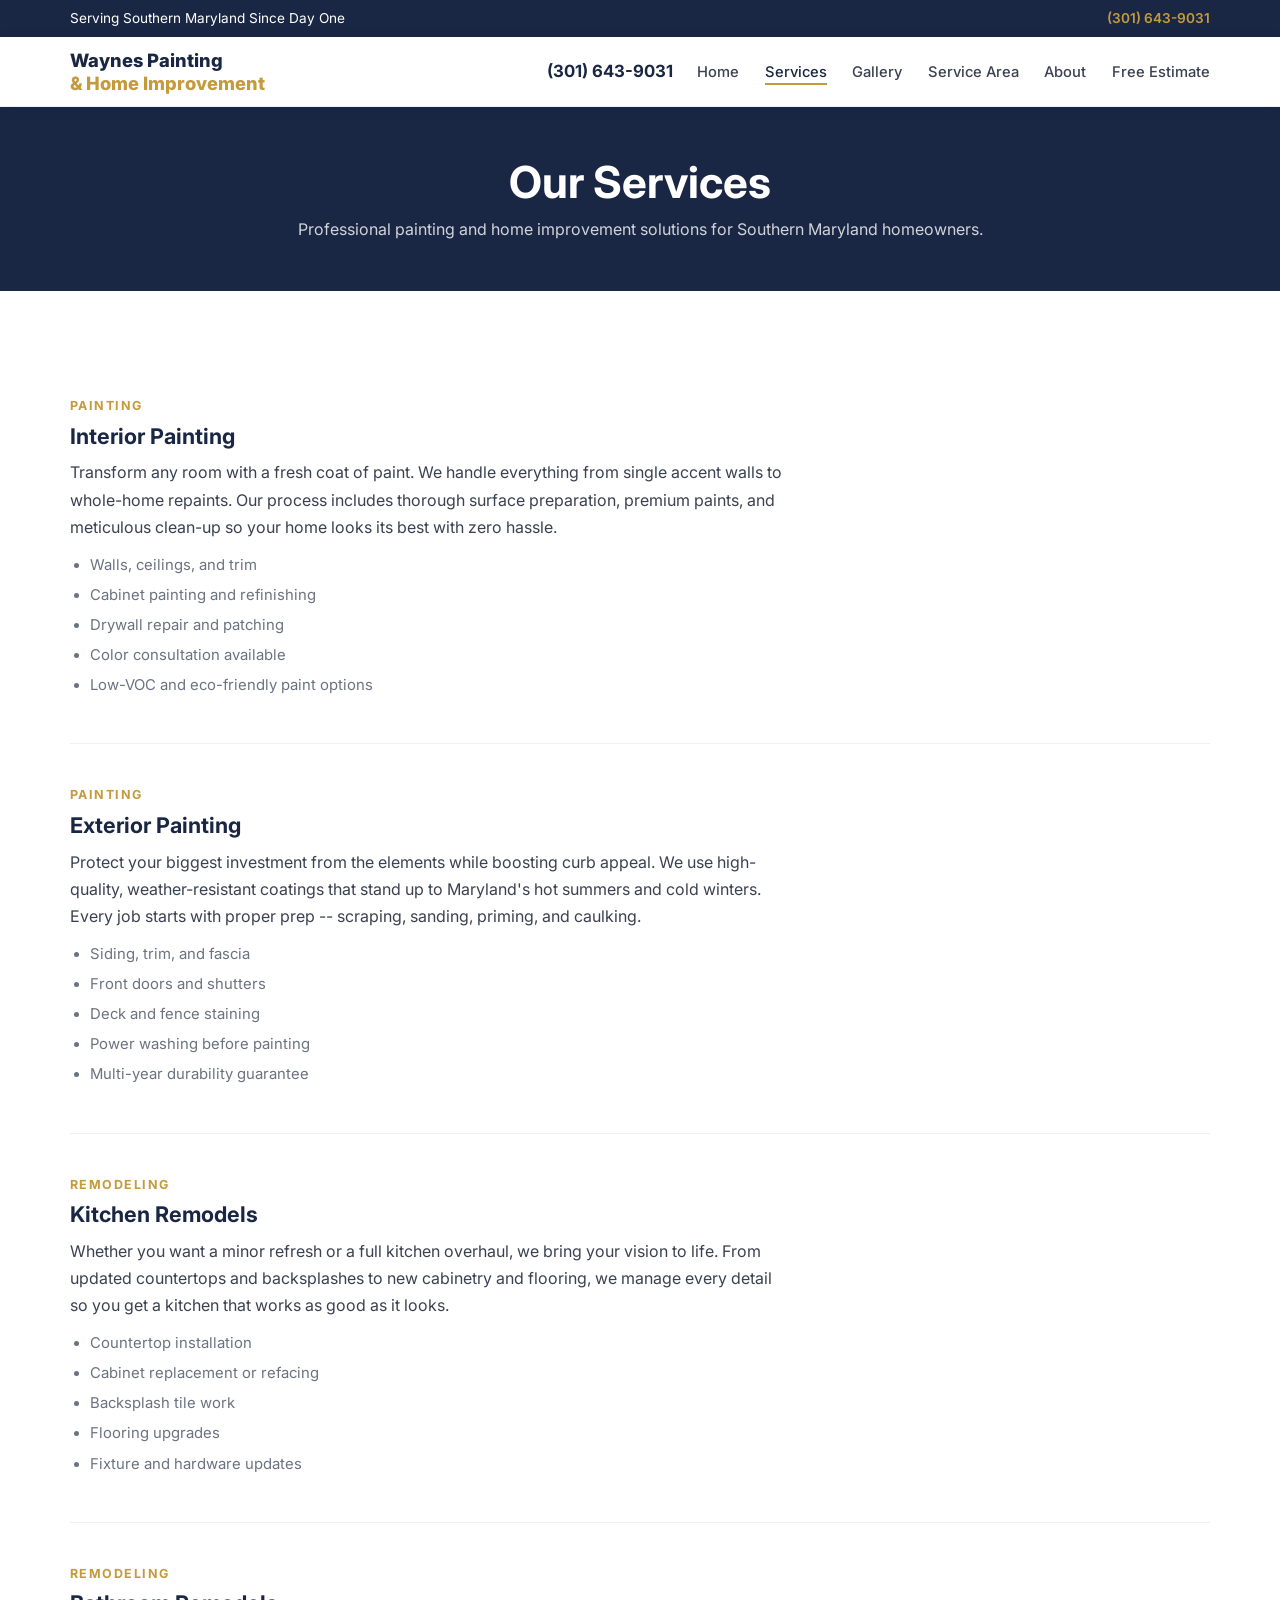
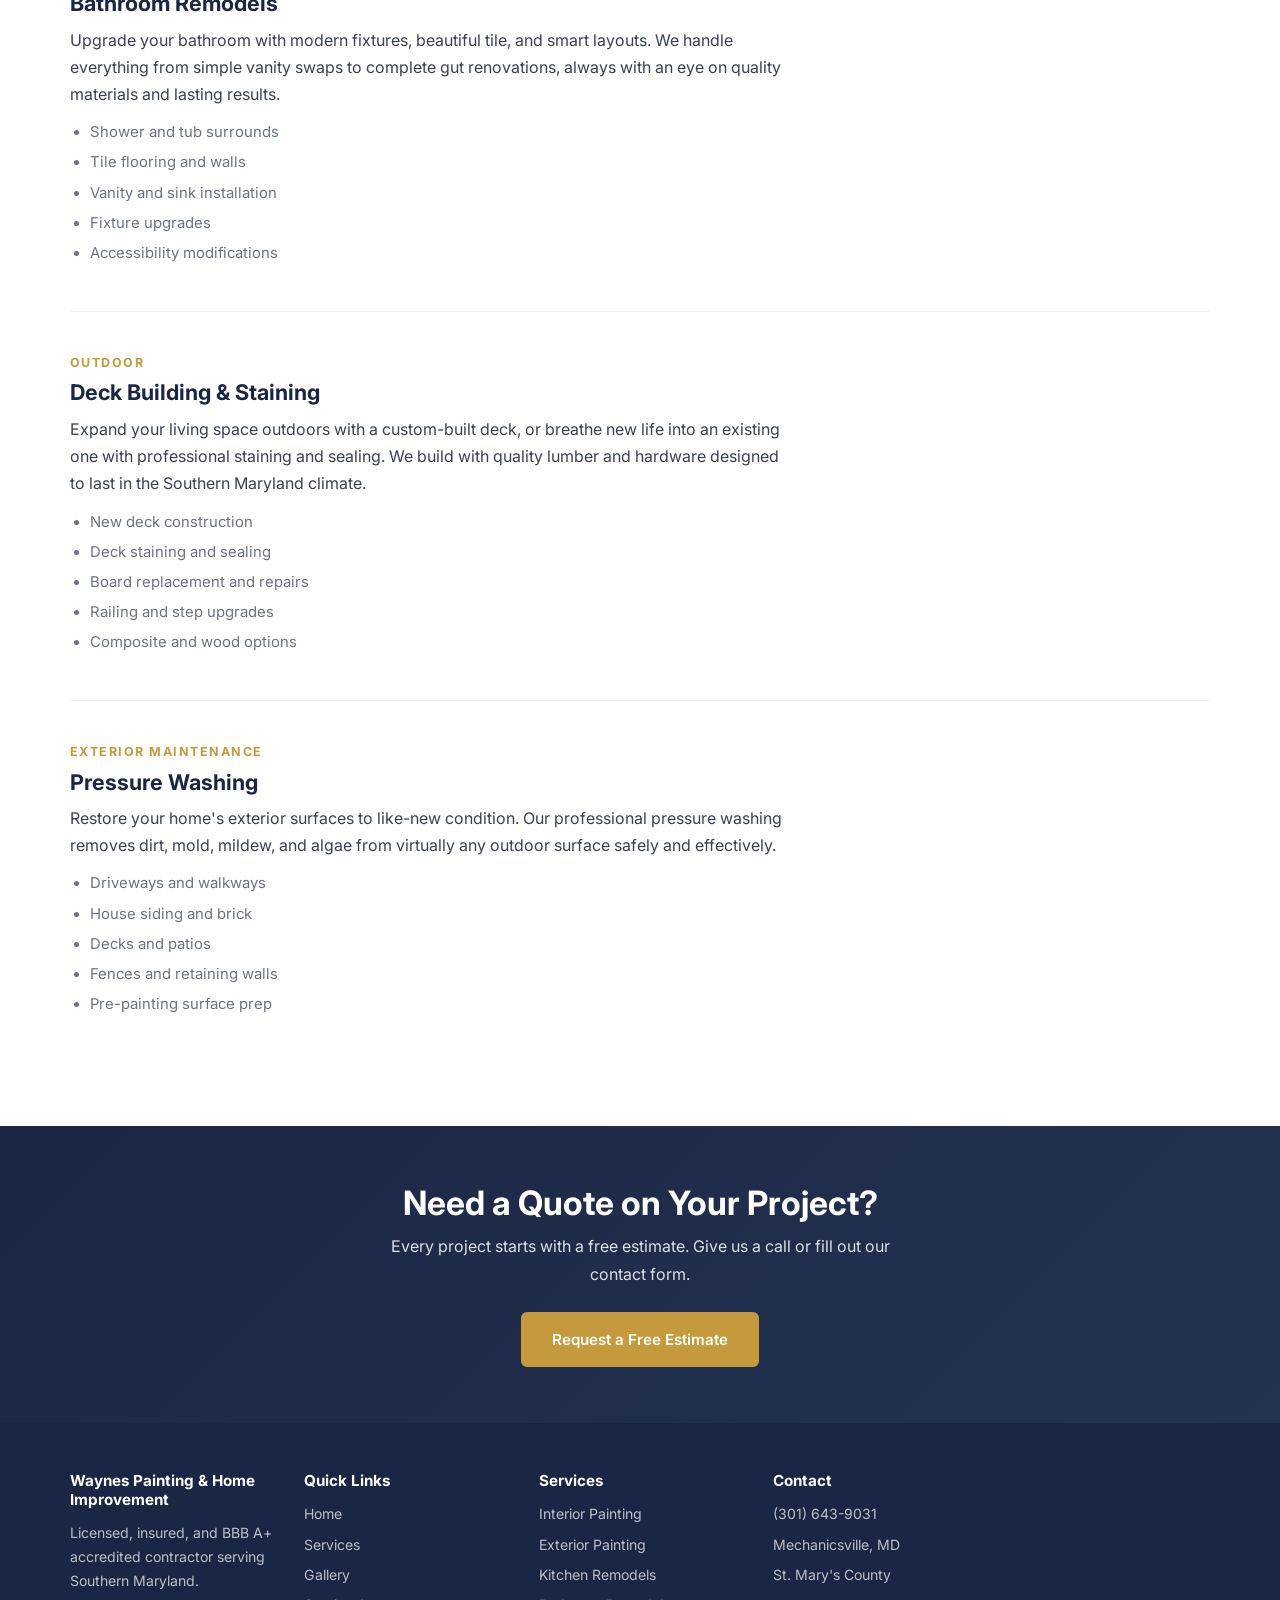
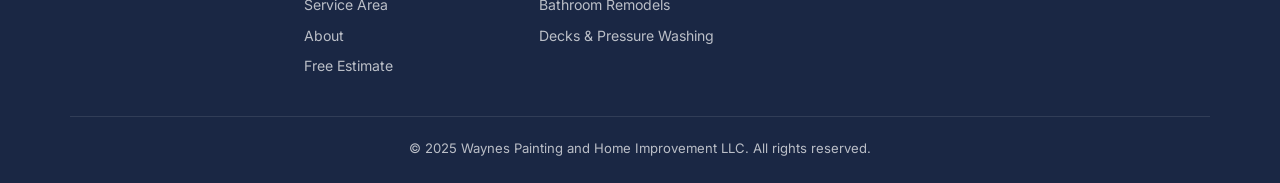
<file: services.html>
<!DOCTYPE html>
<html lang="en">
<head>
  <meta charset="UTF-8">
  <meta name="viewport" content="width=device-width, initial-scale=1.0">
  <title>Services | Waynes Painting and Home Improvement LLC</title>
  <meta name="description" content="Interior painting, exterior painting, kitchen remodels, bathroom remodels, deck building, and pressure washing in Southern Maryland.">
  <link rel="preconnect" href="https://fonts.googleapis.com">
  <link href="https://fonts.googleapis.com/css2?family=Inter:wght@400;500;600;700;800&display=swap" rel="stylesheet">
  <link rel="stylesheet" href="style.css">
</head>
<body>

  <div class="top-bar">
    <div class="container">
      <span>Serving Southern Maryland Since Day One</span>
      <a href="tel:3016439031">(301) 643-9031</a>
    </div>
  </div>

  <header class="site-header">
    <div class="container header-inner">
      <div class="logo">Waynes Painting<br><span>& Home Improvement</span></div>
      <a href="tel:3016439031" class="header-phone">(301) 643-9031</a>
      <button class="hamburger" aria-label="Menu">
        <span></span><span></span><span></span>
      </button>
      <nav>
        <ul class="nav-list">
          <li><a href="index.html">Home</a></li>
          <li><a href="services.html" class="active">Services</a></li>
          <li><a href="gallery.html">Gallery</a></li>
          <li><a href="service-area.html">Service Area</a></li>
          <li><a href="about.html">About</a></li>
          <li><a href="contact.html">Free Estimate</a></li>
        </ul>
      </nav>
    </div>
  </header>

  <section class="page-hero">
    <div class="container">
      <h1>Our Services</h1>
      <p>Professional painting and home improvement solutions for Southern Maryland homeowners.</p>
    </div>
  </section>

  <section class="section">
    <div class="container">

      <div class="service-detail" id="interior-painting">
        <span class="overline">Painting</span>
        <h3>Interior Painting</h3>
        <p>Transform any room with a fresh coat of paint. We handle everything from single accent walls to whole-home repaints. Our process includes thorough surface preparation, premium paints, and meticulous clean-up so your home looks its best with zero hassle.</p>
        <ul>
          <li>Walls, ceilings, and trim</li>
          <li>Cabinet painting and refinishing</li>
          <li>Drywall repair and patching</li>
          <li>Color consultation available</li>
          <li>Low-VOC and eco-friendly paint options</li>
        </ul>
      </div>

      <div class="service-detail" id="exterior-painting">
        <span class="overline">Painting</span>
        <h3>Exterior Painting</h3>
        <p>Protect your biggest investment from the elements while boosting curb appeal. We use high-quality, weather-resistant coatings that stand up to Maryland's hot summers and cold winters. Every job starts with proper prep -- scraping, sanding, priming, and caulking.</p>
        <ul>
          <li>Siding, trim, and fascia</li>
          <li>Front doors and shutters</li>
          <li>Deck and fence staining</li>
          <li>Power washing before painting</li>
          <li>Multi-year durability guarantee</li>
        </ul>
      </div>

      <div class="service-detail" id="kitchen-remodels">
        <span class="overline">Remodeling</span>
        <h3>Kitchen Remodels</h3>
        <p>Whether you want a minor refresh or a full kitchen overhaul, we bring your vision to life. From updated countertops and backsplashes to new cabinetry and flooring, we manage every detail so you get a kitchen that works as good as it looks.</p>
        <ul>
          <li>Countertop installation</li>
          <li>Cabinet replacement or refacing</li>
          <li>Backsplash tile work</li>
          <li>Flooring upgrades</li>
          <li>Fixture and hardware updates</li>
        </ul>
      </div>

      <div class="service-detail" id="bathroom-remodels">
        <span class="overline">Remodeling</span>
        <h3>Bathroom Remodels</h3>
        <p>Upgrade your bathroom with modern fixtures, beautiful tile, and smart layouts. We handle everything from simple vanity swaps to complete gut renovations, always with an eye on quality materials and lasting results.</p>
        <ul>
          <li>Shower and tub surrounds</li>
          <li>Tile flooring and walls</li>
          <li>Vanity and sink installation</li>
          <li>Fixture upgrades</li>
          <li>Accessibility modifications</li>
        </ul>
      </div>

      <div class="service-detail" id="decks">
        <span class="overline">Outdoor</span>
        <h3>Deck Building & Staining</h3>
        <p>Expand your living space outdoors with a custom-built deck, or breathe new life into an existing one with professional staining and sealing. We build with quality lumber and hardware designed to last in the Southern Maryland climate.</p>
        <ul>
          <li>New deck construction</li>
          <li>Deck staining and sealing</li>
          <li>Board replacement and repairs</li>
          <li>Railing and step upgrades</li>
          <li>Composite and wood options</li>
        </ul>
      </div>

      <div class="service-detail" id="pressure-washing">
        <span class="overline">Exterior Maintenance</span>
        <h3>Pressure Washing</h3>
        <p>Restore your home's exterior surfaces to like-new condition. Our professional pressure washing removes dirt, mold, mildew, and algae from virtually any outdoor surface safely and effectively.</p>
        <ul>
          <li>Driveways and walkways</li>
          <li>House siding and brick</li>
          <li>Decks and patios</li>
          <li>Fences and retaining walls</li>
          <li>Pre-painting surface prep</li>
        </ul>
      </div>

    </div>
  </section>

  <section class="cta-banner">
    <div class="container">
      <h2>Need a Quote on Your Project?</h2>
      <p>Every project starts with a free estimate. Give us a call or fill out our contact form.</p>
      <a href="contact.html" class="btn btn-gold">Request a Free Estimate</a>
    </div>
  </section>

  <footer class="site-footer">
    <div class="container">
      <div class="footer-grid">
        <div class="footer-col">
          <h4>Waynes Painting & Home Improvement</h4>
          <p>Licensed, insured, and BBB A+ accredited contractor serving Southern Maryland.</p>
        </div>
        <div class="footer-col">
          <h4>Quick Links</h4>
          <ul>
            <li><a href="index.html">Home</a></li>
            <li><a href="services.html">Services</a></li>
            <li><a href="gallery.html">Gallery</a></li>
            <li><a href="service-area.html">Service Area</a></li>
            <li><a href="about.html">About</a></li>
            <li><a href="contact.html">Free Estimate</a></li>
          </ul>
        </div>
        <div class="footer-col">
          <h4>Services</h4>
          <ul>
            <li><a href="services.html">Interior Painting</a></li>
            <li><a href="services.html">Exterior Painting</a></li>
            <li><a href="services.html">Kitchen Remodels</a></li>
            <li><a href="services.html">Bathroom Remodels</a></li>
            <li><a href="services.html">Decks &amp; Pressure Washing</a></li>
          </ul>
        </div>
        <div class="footer-col">
          <h4>Contact</h4>
          <ul>
            <li><a href="tel:3016439031">(301) 643-9031</a></li>
            <li>Mechanicsville, MD</li>
            <li>St. Mary's County</li>
          </ul>
        </div>
      </div>
      <div class="footer-bottom">
        &copy; 2025 Waynes Painting and Home Improvement LLC. All rights reserved.
      </div>
    </div>
  </footer>

  <script src="main.js"></script>
</body>
</html>
</file>
<file: style.css>
/* ===== RESET & BASE ===== */
*, *::before, *::after { box-sizing: border-box; margin: 0; padding: 0; }

:root {
  --navy: #1a2744;
  --navy-light: #243352;
  --white: #ffffff;
  --off-white: #f7f8fa;
  --gray-100: #eef0f3;
  --gray-200: #d5d9e0;
  --gray-500: #6b7280;
  --gray-700: #3a4150;
  --gold: #C49A3C;
  --gold-dark: #a8822e;
  --sage: #7B9E6B;
  --font: 'Inter', -apple-system, BlinkMacSystemFont, 'Segoe UI', Roboto, sans-serif;
  --max-w: 1140px;
  --radius: 6px;
  --shadow: 0 2px 12px rgba(26,39,68,.08);
  --shadow-lg: 0 8px 30px rgba(26,39,68,.12);
  --transition: .25s ease;
}

html { scroll-behavior: smooth; }

body {
  font-family: var(--font);
  color: var(--gray-700);
  line-height: 1.7;
  background: var(--white);
  -webkit-font-smoothing: antialiased;
}

img { max-width: 100%; display: block; }
a { color: var(--gold-dark); text-decoration: none; transition: color var(--transition); }
a:hover { color: var(--gold); }

h1, h2, h3, h4 { color: var(--navy); line-height: 1.25; font-weight: 700; }
h1 { font-size: clamp(1.85rem, 4vw, 2.75rem); }
h2 { font-size: clamp(1.5rem, 3vw, 2.1rem); }
h3 { font-size: 1.2rem; }

.container { width: 92%; max-width: var(--max-w); margin: 0 auto; }

/* ===== TOP BAR ===== */
.top-bar {
  background: var(--navy);
  color: var(--white);
  font-size: .85rem;
  padding: .45rem 0;
}
.top-bar .container {
  display: flex;
  justify-content: space-between;
  align-items: center;
  flex-wrap: wrap;
  gap: .35rem;
}
.top-bar a { color: var(--gold); font-weight: 600; }
.top-bar a:hover { color: var(--white); }

/* ===== HEADER / NAV ===== */
.site-header {
  background: var(--white);
  border-bottom: 1px solid var(--gray-100);
  position: sticky;
  top: 0;
  z-index: 900;
  box-shadow: var(--shadow);
}
.header-inner {
  display: flex;
  align-items: center;
  justify-content: space-between;
  padding: .75rem 0;
}
.logo {
  font-size: 1.15rem;
  font-weight: 800;
  color: var(--navy);
  line-height: 1.2;
}
.logo span { color: var(--gold); }
.header-phone {
  display: none;
  font-size: 1.05rem;
  font-weight: 700;
  color: var(--navy);
  margin-left: auto;
  margin-right: 1.5rem;
  white-space: nowrap;
}
.header-phone a { color: var(--navy); }

.nav-list {
  list-style: none;
  display: flex;
  gap: 1.6rem;
}
.nav-list a {
  color: var(--gray-700);
  font-weight: 500;
  font-size: .92rem;
  position: relative;
  padding-bottom: 2px;
}
.nav-list a::after {
  content: '';
  position: absolute;
  bottom: -2px;
  left: 0;
  width: 0;
  height: 2px;
  background: var(--gold);
  transition: width var(--transition);
}
.nav-list a:hover,
.nav-list a.active { color: var(--navy); }
.nav-list a:hover::after,
.nav-list a.active::after { width: 100%; }

/* Hamburger */
.hamburger {
  display: none;
  background: none;
  border: none;
  cursor: pointer;
  padding: .35rem;
}
.hamburger span {
  display: block;
  width: 24px;
  height: 2px;
  background: var(--navy);
  margin: 5px 0;
  transition: var(--transition);
  border-radius: 2px;
}
.hamburger.open span:nth-child(1) { transform: translateY(7px) rotate(45deg); }
.hamburger.open span:nth-child(2) { opacity: 0; }
.hamburger.open span:nth-child(3) { transform: translateY(-7px) rotate(-45deg); }

@media (max-width: 768px) {
  .hamburger { display: block; }
  .header-phone { display: block; }
  .nav-list {
    position: absolute;
    top: 100%;
    left: 0;
    right: 0;
    flex-direction: column;
    background: var(--white);
    padding: 0;
    gap: 0;
    max-height: 0;
    overflow: hidden;
    transition: max-height .35s ease;
    box-shadow: var(--shadow-lg);
  }
  .nav-list.open { max-height: 500px; }
  .nav-list li { border-top: 1px solid var(--gray-100); }
  .nav-list a { display: block; padding: .9rem 5%; font-size: 1rem; }
}
@media (min-width: 769px) {
  .header-phone { display: block; }
}

/* ===== HERO ===== */
.hero {
  background: linear-gradient(135deg, var(--navy) 0%, var(--navy-light) 100%);
  color: var(--white);
  padding: 4.5rem 0 4rem;
  text-align: center;
}
.hero h1 { color: var(--white); margin-bottom: .75rem; }
.hero p {
  font-size: 1.1rem;
  opacity: .88;
  max-width: 600px;
  margin: 0 auto 1.75rem;
}

/* ===== BUTTONS ===== */
.btn {
  display: inline-block;
  padding: .8rem 1.8rem;
  border-radius: var(--radius);
  font-weight: 600;
  font-size: .95rem;
  cursor: pointer;
  transition: all var(--transition);
  border: 2px solid transparent;
  text-align: center;
}
.btn-gold {
  background: var(--gold);
  color: var(--white);
}
.btn-gold:hover {
  background: var(--gold-dark);
  color: var(--white);
}
.btn-outline {
  border-color: var(--white);
  color: var(--white);
  background: transparent;
}
.btn-outline:hover {
  background: var(--white);
  color: var(--navy);
}
.btn-navy {
  background: var(--navy);
  color: var(--white);
}
.btn-navy:hover {
  background: var(--navy-light);
  color: var(--white);
}
.hero-btns { display: flex; gap: 1rem; justify-content: center; flex-wrap: wrap; }

/* ===== TRUST BADGES ===== */
.trust-bar {
  background: var(--off-white);
  padding: 2rem 0;
  border-bottom: 1px solid var(--gray-100);
}
.trust-items {
  display: flex;
  justify-content: center;
  gap: 2.5rem;
  flex-wrap: wrap;
}
.trust-item {
  text-align: center;
  font-weight: 600;
  font-size: .95rem;
  color: var(--navy);
}
.trust-icon {
  display: block;
  font-size: 1.6rem;
  margin-bottom: .3rem;
  color: var(--gold);
}

/* ===== SECTIONS ===== */
.section { padding: 4rem 0; }
.section-alt { background: var(--off-white); }
.section-header {
  text-align: center;
  margin-bottom: 2.5rem;
}
.section-header p {
  color: var(--gray-500);
  max-width: 600px;
  margin: .6rem auto 0;
}
.overline {
  text-transform: uppercase;
  font-size: .78rem;
  letter-spacing: .12em;
  color: var(--gold);
  font-weight: 700;
  display: block;
  margin-bottom: .4rem;
}

/* ===== CARD GRID ===== */
.card-grid {
  display: grid;
  gap: 1.5rem;
}
.card-grid-2 { grid-template-columns: repeat(auto-fill, minmax(320px, 1fr)); }
.card-grid-3 { grid-template-columns: repeat(auto-fill, minmax(280px, 1fr)); }

.card {
  background: var(--white);
  border-radius: var(--radius);
  padding: 2rem;
  box-shadow: var(--shadow);
  transition: box-shadow var(--transition), transform var(--transition);
}
.card:hover {
  box-shadow: var(--shadow-lg);
  transform: translateY(-3px);
}
.card-icon {
  width: 48px;
  height: 48px;
  background: var(--off-white);
  border-radius: 50%;
  display: flex;
  align-items: center;
  justify-content: center;
  margin-bottom: 1rem;
  color: var(--gold);
  font-size: 1.2rem;
  font-weight: 700;
}
.card h3 { margin-bottom: .5rem; }
.card p { font-size: .93rem; color: var(--gray-500); }

/* ===== GALLERY ===== */
.gallery-grid {
  display: grid;
  grid-template-columns: repeat(auto-fill, minmax(280px, 1fr));
  gap: 1.5rem;
}
.gallery-item {
  border-radius: var(--radius);
  overflow: hidden;
  box-shadow: var(--shadow);
  transition: box-shadow var(--transition), transform var(--transition);
}
.gallery-item:hover {
  box-shadow: var(--shadow-lg);
  transform: translateY(-3px);
}
.gallery-placeholder {
  width: 100%;
  aspect-ratio: 4/3;
  background: var(--gray-100);
  display: flex;
  align-items: center;
  justify-content: center;
  color: var(--gray-500);
  font-size: .85rem;
  font-weight: 500;
}
.gallery-caption {
  padding: .85rem 1rem;
  font-size: .88rem;
  font-weight: 500;
  color: var(--navy);
  background: var(--white);
}

/* ===== TESTIMONIALS ===== */
.testimonial {
  background: var(--white);
  border-radius: var(--radius);
  padding: 2rem;
  box-shadow: var(--shadow);
  border-left: 4px solid var(--gold);
}
.testimonial p { font-style: italic; margin-bottom: .75rem; font-size: .95rem; }
.testimonial cite {
  font-style: normal;
  font-weight: 600;
  font-size: .85rem;
  color: var(--navy);
}

/* ===== SERVICE AREA ===== */
.area-columns {
  display: grid;
  grid-template-columns: repeat(auto-fill, minmax(240px, 1fr));
  gap: 2rem;
}
.area-columns h3 { margin-bottom: .75rem; color: var(--navy); border-bottom: 2px solid var(--gold); padding-bottom: .4rem; }
.area-columns ul { list-style: none; }
.area-columns li {
  padding: .35rem 0;
  padding-left: 1.1rem;
  position: relative;
  font-size: .93rem;
}
.area-columns li::before {
  content: '';
  position: absolute;
  left: 0;
  top: .7rem;
  width: 6px;
  height: 6px;
  background: var(--gold);
  border-radius: 50%;
}

/* ===== ABOUT ===== */
.about-values {
  display: grid;
  grid-template-columns: repeat(auto-fill, minmax(220px, 1fr));
  gap: 1.5rem;
  margin-top: 2rem;
}
.value-item {
  text-align: center;
  padding: 1.5rem;
}
.value-item h3 { margin-bottom: .4rem; }
.value-item p { font-size: .9rem; color: var(--gray-500); }

/* ===== CONTACT FORM ===== */
.contact-grid {
  display: grid;
  grid-template-columns: 1fr 1fr;
  gap: 2.5rem;
}
@media (max-width: 768px) {
  .contact-grid { grid-template-columns: 1fr; }
}
.form-group { margin-bottom: 1.25rem; }
.form-group label {
  display: block;
  font-weight: 600;
  font-size: .88rem;
  margin-bottom: .35rem;
  color: var(--navy);
}
.form-group input,
.form-group select,
.form-group textarea {
  width: 100%;
  padding: .7rem .9rem;
  border: 1px solid var(--gray-200);
  border-radius: var(--radius);
  font-family: var(--font);
  font-size: .93rem;
  transition: border-color var(--transition);
  background: var(--white);
}
.form-group input:focus,
.form-group select:focus,
.form-group textarea:focus {
  outline: none;
  border-color: var(--gold);
}
.form-group textarea { min-height: 120px; resize: vertical; }

.contact-info-card {
  background: var(--off-white);
  border-radius: var(--radius);
  padding: 2rem;
}
.contact-info-card h3 { margin-bottom: 1rem; }
.contact-detail {
  margin-bottom: 1.25rem;
}
.contact-detail strong {
  display: block;
  font-size: .82rem;
  text-transform: uppercase;
  letter-spacing: .06em;
  color: var(--gold-dark);
  margin-bottom: .2rem;
}
.contact-detail span, .contact-detail a {
  font-size: .95rem;
  color: var(--gray-700);
}

/* ===== CTA BANNER ===== */
.cta-banner {
  background: linear-gradient(135deg, var(--navy) 0%, var(--navy-light) 100%);
  color: var(--white);
  text-align: center;
  padding: 3.5rem 0;
}
.cta-banner h2 { color: var(--white); margin-bottom: .6rem; }
.cta-banner p { opacity: .85; margin-bottom: 1.5rem; max-width: 500px; margin-left: auto; margin-right: auto; }

/* ===== PAGE HERO (inner pages) ===== */
.page-hero {
  background: var(--navy);
  color: var(--white);
  padding: 3rem 0;
  text-align: center;
}
.page-hero h1 { color: var(--white); margin-bottom: .4rem; }
.page-hero p { opacity: .8; }

/* ===== FOOTER ===== */
.site-footer {
  background: var(--navy);
  color: rgba(255,255,255,.7);
  padding: 3rem 0 1.5rem;
  font-size: .88rem;
}
.footer-grid {
  display: grid;
  grid-template-columns: repeat(auto-fill, minmax(200px, 1fr));
  gap: 2rem;
  margin-bottom: 2rem;
}
.footer-col h4 {
  color: var(--white);
  font-size: .95rem;
  margin-bottom: .75rem;
}
.footer-col ul { list-style: none; }
.footer-col li { margin-bottom: .4rem; }
.footer-col a { color: rgba(255,255,255,.7); }
.footer-col a:hover { color: var(--gold); }
.footer-bottom {
  border-top: 1px solid rgba(255,255,255,.1);
  padding-top: 1.25rem;
  text-align: center;
  font-size: .82rem;
}

/* ===== UTILITIES ===== */
.text-center { text-align: center; }
.mt-1 { margin-top: 1rem; }
.mt-2 { margin-top: 2rem; }
.mb-1 { margin-bottom: 1rem; }
.mb-2 { margin-bottom: 2rem; }

/* ===== SERVICE DETAIL (services page) ===== */
.service-detail {
  padding: 2.5rem 0;
  border-bottom: 1px solid var(--gray-100);
}
.service-detail:last-child { border-bottom: none; }
.service-detail h3 {
  font-size: 1.35rem;
  margin-bottom: .6rem;
}
.service-detail p { max-width: 720px; }
.service-detail ul {
  margin-top: .75rem;
  padding-left: 1.25rem;
  color: var(--gray-500);
}
.service-detail li { margin-bottom: .3rem; font-size: .93rem; }
</file>
